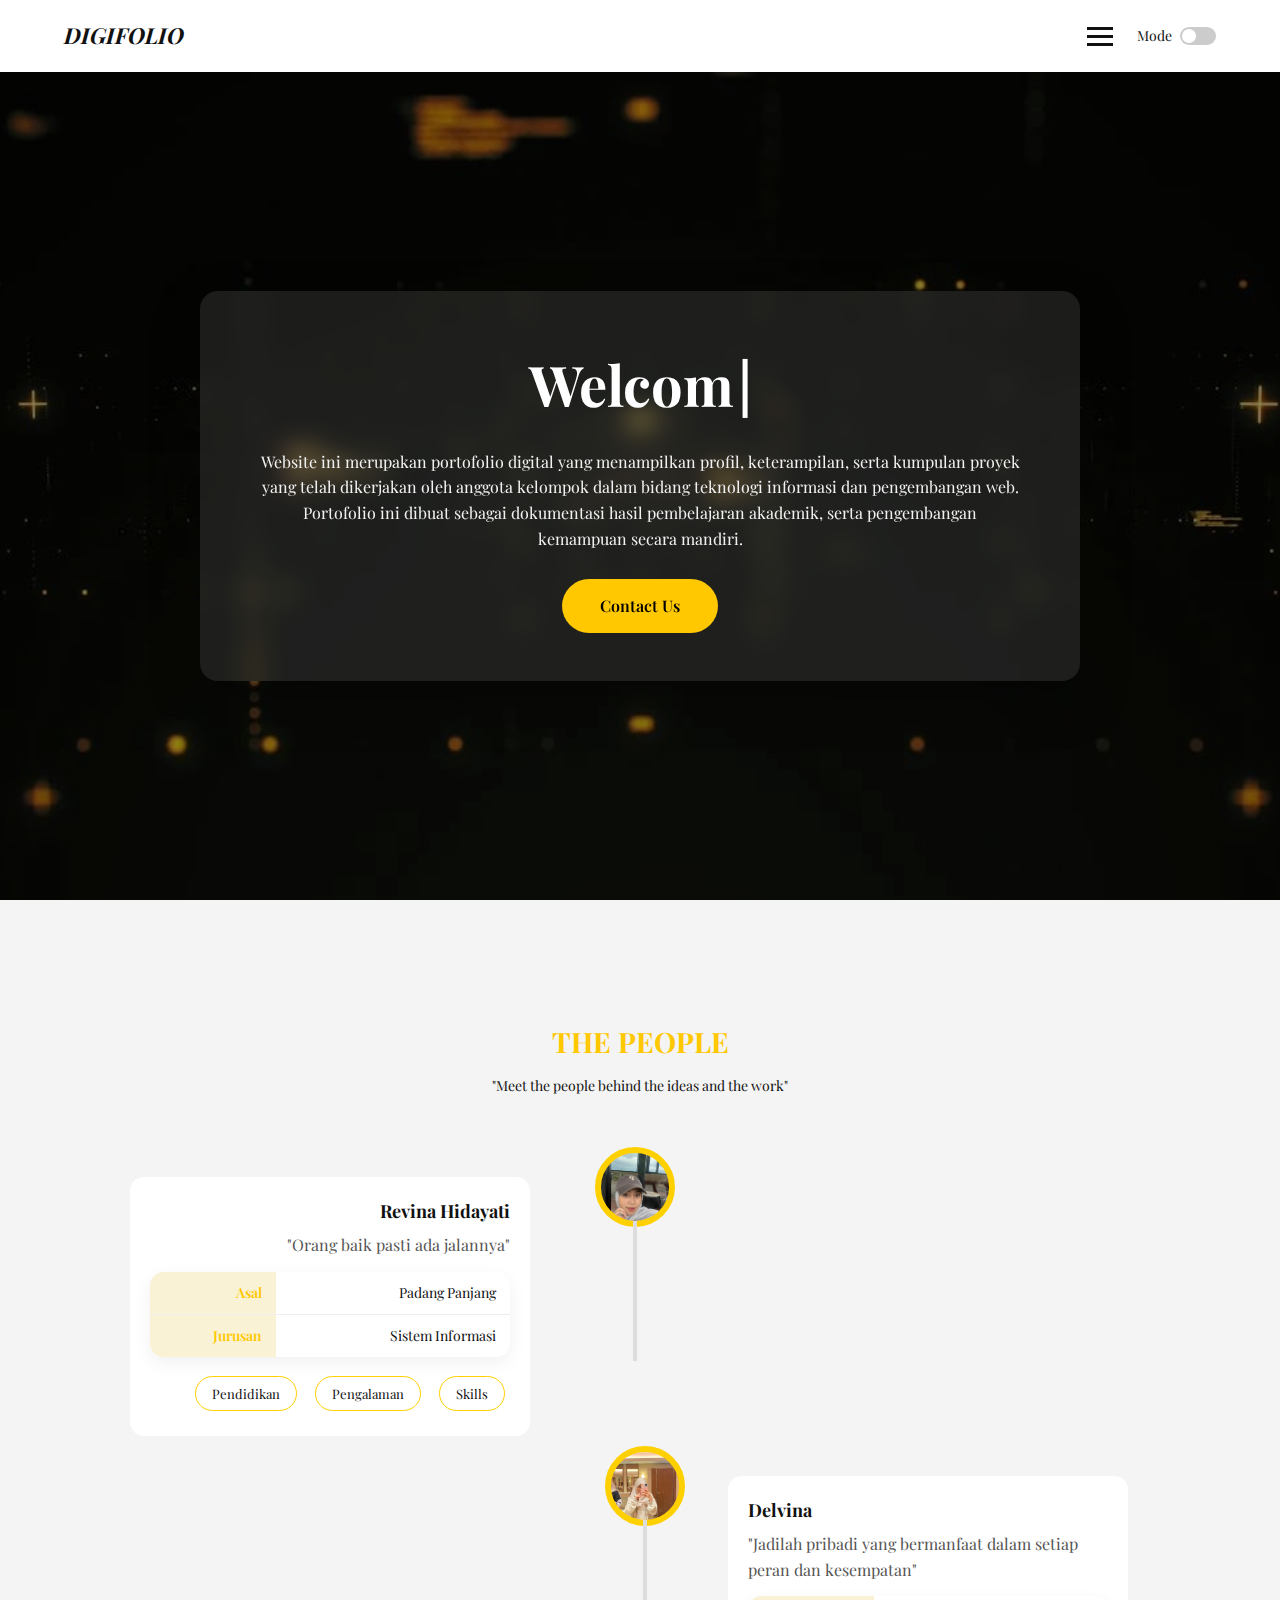
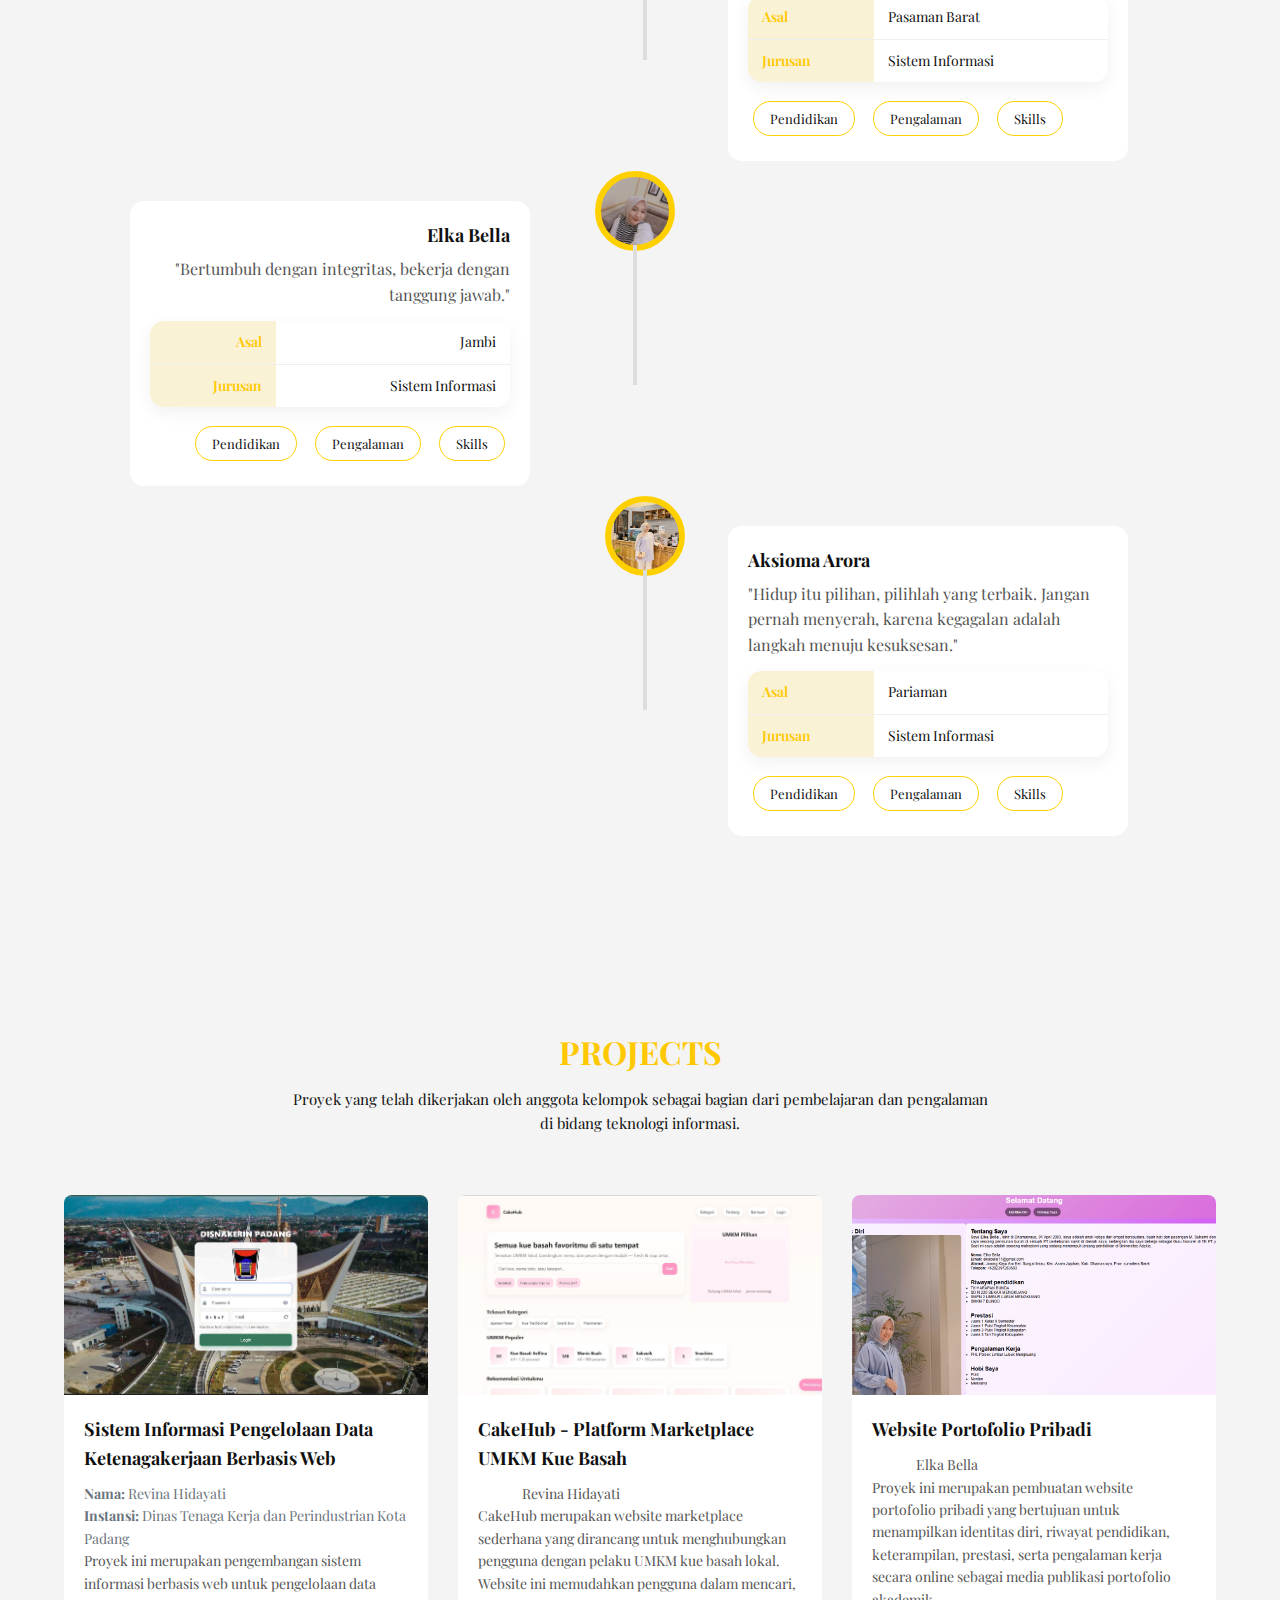
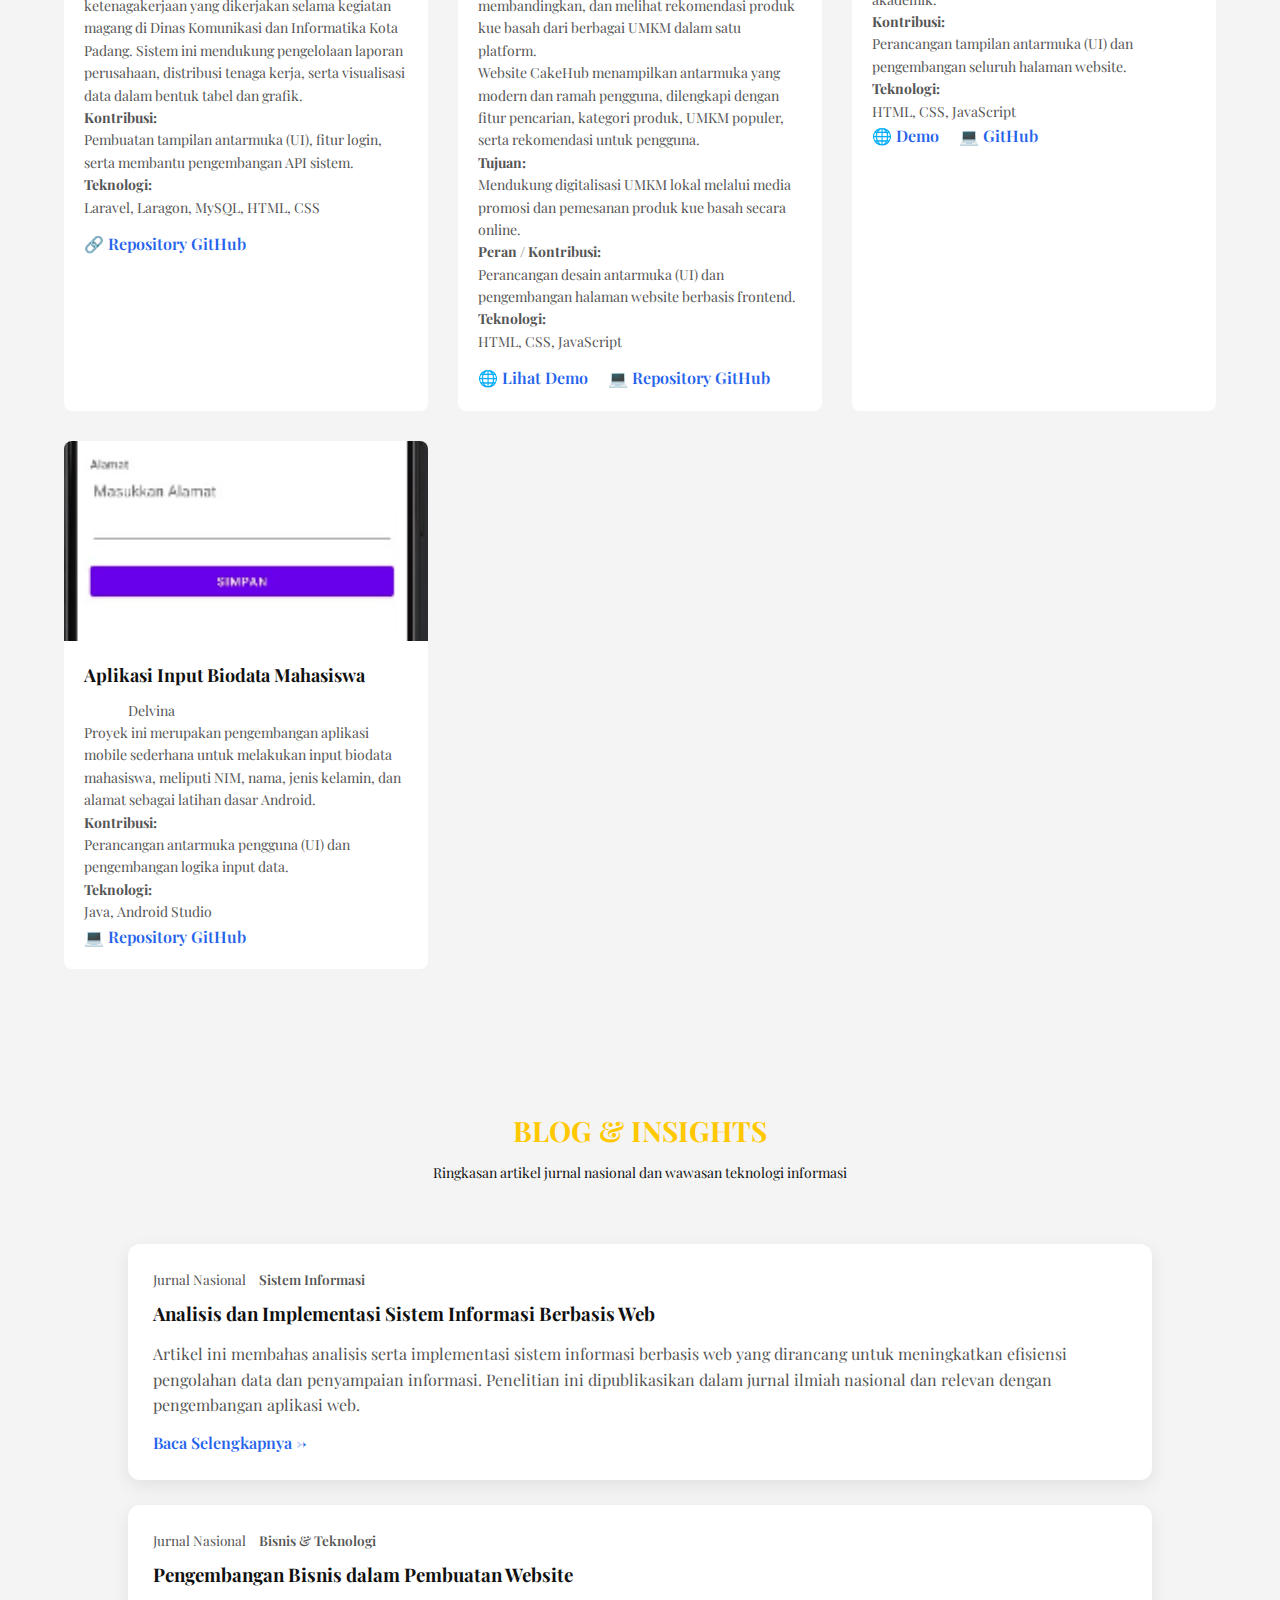
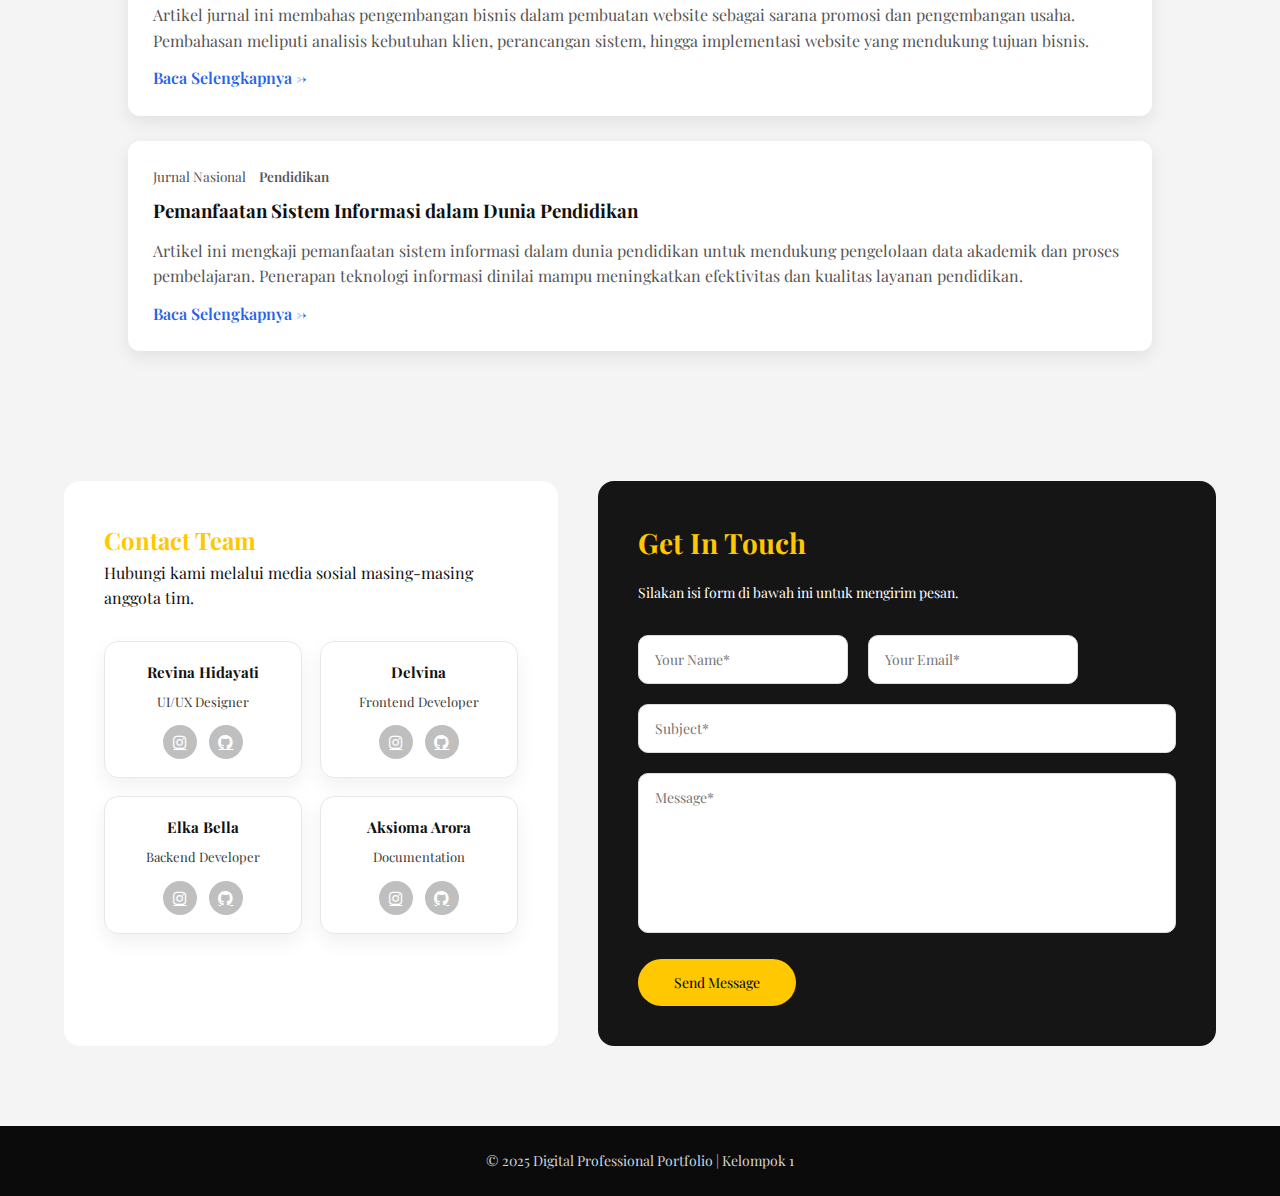
<file: index.html>
<!DOCTYPE html>
<html lang="en">
<head>
    <meta charset="UTF-8">
    <meta name="viewport" content="width=device-width, initial-scale=1.0">
    <meta name="description" content="Website portofolio digital mahasiswa untuk menampilkan profil, keterampilan, dan proyek pengembangan web.">

    <title>DIGIFOLIO | Home</title>
    <link rel="preconnect" href="https://fonts.googleapis.com">
    <link rel="preconnect" href="https://fonts.gstatic.com" crossorigin>
    <link href="https://fonts.googleapis.com/css2?family=Playfair+Display:wght@400;500;600;700;800&display=swap" rel="stylesheet">


    <link rel="stylesheet" href="assets/css/style.css">
    <link rel="stylesheet" href="https://cdnjs.cloudflare.com/ajax/libs/font-awesome/6.5.0/css/all.min.css">
</head>
<body>

  <header>
    <nav class="navbar">
      <h1 class="logo">DIGIFOLIO</h1>

      <div class="nav-right">
        <div class="hamburger">
            <span></span>
            <span></span>
            <span></span>
       </div>

        <ul class="nav-menu">
          <li><a href="index.html" class="active">Home</a></li>
          <li><a href="pages/about.html">About</a></li>
          <li><a href="pages/projects.html">Projects</a></li>
          <li><a href="pages/blog.html">Blog</a></li>
          <li><a href="pages/contact.html">Contact</a></li>
        </ul>

    <div id="Mode">
      <span>Mode</span>
      <div id="switch"></div>
    </div>
  </div>
</nav>

  </header>

  <main>
     <section class="hero">
    
      <div class="hero-overlay"></div>
        <div class="hero-glass">
          <div class="hero-content">

            <h1 class="hero-title">
              <span id="typing"></span>
            </h1>

              <p class="hero-subtitle">
                Website ini merupakan portofolio digital yang menampilkan profil, keterampilan, serta kumpulan proyek yang telah dikerjakan oleh anggota kelompok dalam bidang teknologi informasi dan pengembangan web. Portofolio ini dibuat sebagai dokumentasi hasil pembelajaran akademik,  serta pengembangan kemampuan secara mandiri.
              </p>

            <div class="hero-action">
              <a href="#contact" class="hero-btn">Contact Us</a>
            </div>

          </div>
        </div>

    </section>

    <!-- about section -->
     <section class="about-timeline">
  <div class="timeline-wrapper">

    <h2 class="section-title">THE PEOPLE</h2>
    <p class="section-subtitle">
      "Meet the people behind the ideas and the work"
    </p>

    <!-- REVINA -->
    <div class="timeline-item left">
      <div class="timeline-content about-card">
        <h3 class="about-name">Revina Hidayati</h3>
        <p class="timeline-motto">"Orang baik pasti ada jalannya"</p>

        <div class="biodata-card">
          <table class="biodata-table">
            <tr><td class="label">Asal</td><td>Padang Panjang</td></tr>
            <tr><td class="label">Jurusan</td><td>Sistem Informasi</td></tr>
          </table>
        </div>

        <div class="about-buttons">
          <button data-type="pendidikan" data-id="1">Pendidikan</button>
          <button data-type="pengalaman" data-id="1">Pengalaman</button>
          <button data-type="skills" data-id="1">Skills</button>
        </div>
      </div>
      <div class="timeline-circle revina"></div>
    </div>

    <!-- DELVINA -->
    <div class="timeline-item right">
      <div class="timeline-content about-card">
        <h3 class="about-name">Delvina</h3>
        <p class="timeline-motto">"Jadilah pribadi yang bermanfaat dalam setiap peran dan kesempatan"</p>

        <div class="biodata-card">
          <table class="biodata-table">
            <tr><td class="label">Asal</td><td>Pasaman Barat</td></tr>
            <tr><td class="label">Jurusan</td><td>Sistem Informasi</td></tr>
          </table>
        </div>

        <div class="about-buttons">
          <button data-type="pendidikan" data-id="2">Pendidikan</button>
          <button data-type="pengalaman" data-id="2">Pengalaman</button>
          <button data-type="skills" data-id="2">Skills</button>
        </div>
      </div>
      <div class="timeline-circle delvina"></div>
    </div>

    <!-- ELKA -->
    <div class="timeline-item left">
      <div class="timeline-content about-card">
        <h3 class="about-name">Elka Bella</h3>
        <p class="timeline-motto">"Bertumbuh dengan integritas, bekerja dengan tanggung jawab."</p>

        <div class="biodata-card">
          <table class="biodata-table">
            <tr><td class="label">Asal</td><td>Jambi</td></tr>
            <tr><td class="label">Jurusan</td><td>Sistem Informasi</td></tr>
          </table>
        </div>

        <div class="about-buttons">
          <button data-type="pendidikan" data-id="3">Pendidikan</button>
          <button data-type="pengalaman" data-id="3">Pengalaman</button>
          <button data-type="skills" data-id="3">Skills</button>
        </div>
      </div>
      <div class="timeline-circle elkabella"></div>
    </div>

    <!-- AKSIOMA -->
    <div class="timeline-item right">
      <div class="timeline-content about-card">
        <h3 class="about-name">Aksioma Arora</h3>
        <p class="timeline-motto">
          "Hidup itu pilihan, pilihlah yang terbaik. Jangan pernah menyerah, karena kegagalan adalah langkah menuju kesuksesan."
        </p>

        <div class="biodata-card">
          <table class="biodata-table">
            <tr><td class="label">Asal</td><td>Pariaman</td></tr>
            <tr><td class="label">Jurusan</td><td>Sistem Informasi</td></tr>
          </table>
        </div>

        <div class="about-buttons">
          <button data-type="pendidikan" data-id="4">Pendidikan</button>
          <button data-type="pengalaman" data-id="4">Pengalaman</button>
          <button data-type="skills" data-id="4">Skills</button>
        </div>
      </div>
      <div class="timeline-circle aksioma"></div>
    </div>

  </div>
</section>

<!-- MODAL -->
<div class="education-modal" id="educationModal">
  <div class="education-modal-content">
    <span class="education-modal-close">×</span>
    <h1 id="eduTitle">DETAIL</h1>
    <em id="eduName"></em>
    <div class="education-modal-desc" id="eduContent"></div>
  </div>
</div>

    <!-- project section -->
    <section class="projects">
  <div class="projects-wrapper">

    <h2 class="section-title">PROJECTS</h2>
    <p class="section-subtitle">
      Proyek yang telah dikerjakan oleh anggota kelompok sebagai bagian dari
      pembelajaran dan pengalaman di bidang teknologi informasi.
    </p>

    <div class="projects-grid">
      <div class="project-card">
        <!--project 1  -->
        <div class="project-image">
          <img src="assets/images/disnakerin-login.jpg"
               alt="Sistem Informasi Pengelolaan Data Ketenagakerjaan DISNAKERIN Padang">
        </div>

        <div class="project-content">
          <h3>Sistem Informasi Pengelolaan Data Ketenagakerjaan Berbasis Web</h3>

          <p style="font-size:14px; color:#6c757d;">
            <strong>Nama:</strong> Revina Hidayati<br>
            <strong>Instansi:</strong> Dinas Tenaga Kerja dan Perindustrian Kota Padang
          </p>

          <p>
            Proyek ini merupakan pengembangan sistem informasi berbasis web
            untuk pengelolaan data ketenagakerjaan yang dikerjakan selama
            kegiatan magang di Dinas Komunikasi dan Informatika Kota Padang.
            Sistem ini mendukung pengelolaan laporan perusahaan, distribusi
            tenaga kerja, serta visualisasi data dalam bentuk tabel dan grafik.
          </p>

          <p>
            <strong>Kontribusi:</strong><br>
            Pembuatan tampilan antarmuka (UI), fitur login, serta membantu
            pengembangan API sistem.
          </p>

          <p>
            <strong>Teknologi:</strong><br>
            Laravel, Laragon, MySQL, HTML, CSS
          </p>

          <a href="https://github.com/revinahidayati/disnakerinpadang.git"
             target="_blank"
             style="display:inline-block; margin-top:12px; font-weight:600; color:#2563eb; text-decoration:none;">
            🔗 Repository GitHub
          </a>
        </div>

      </div>
      <!-- ================= PROJECT 2 ================= -->
      <div class="project-card">
        <div class="project-image">
          <img src="assets/images/cakehub-preview.jpg"
               alt="CakeHub - Platform Marketplace UMKM Kue Basah">
        </div>

        <div class="project-content">
          <h3>CakeHub - Platform Marketplace UMKM Kue Basah </h3>

          <p class="project-meta">
            <strong>Nama:</strong> Revina Hidayati
           </p>

          <p>
            CakeHub merupakan website marketplace sederhana yang dirancang untuk
            menghubungkan pengguna dengan pelaku UMKM kue basah lokal. Website ini
            memudahkan pengguna dalam mencari, membandingkan, dan melihat rekomendasi
            produk kue basah dari berbagai UMKM dalam satu platform.
          </p>

          <p>
          Website CakeHub menampilkan antarmuka yang modern dan ramah pengguna,
          dilengkapi dengan fitur pencarian, kategori produk, UMKM populer,
          serta rekomendasi untuk pengguna.
         </p>

         <p>
         <strong>Tujuan:</strong><br>
          Mendukung digitalisasi UMKM lokal melalui media promosi dan pemesanan
          produk kue basah secara online.
        </p>

        <p>
        <strong>Peran / Kontribusi:</strong><br>
         Perancangan desain antarmuka (UI) dan pengembangan halaman website
         berbasis frontend.
       </p>

        <p>
        <strong>Teknologi:</strong><br>
         HTML, CSS, JavaScript
        </p>

            <div style="margin-top:12px;">
      <a href="https://revinahidayati.github.io/CakeHub/"
         target="_blank"
         style="margin-right:16px; font-weight:600; color:#2563eb; text-decoration:none;">
        🌐 Lihat Demo
      </a>

      <a href="https://github.com/revinahidayati/CakeHub.git"
         target="_blank"
         style="font-weight:600; color:#2563eb; text-decoration:none;">
        💻 Repository GitHub
      </a>
    </div>
        </div>
      </div>

           <!-- ================= PROJECT 3 ================= -->
      <div class="project-card">
        <div class="project-image">
          <img src="assets/images/portfolio-bella.jpg"
               alt="Website Portofolio Pribadi Elka Bella">
        </div>

        <div class="project-content">
          <h3>Website Portofolio Pribadi</h3>

          <p class="project-meta">
            <strong>Nama:</strong> Elka Bella
          </p>

          <p>
            Proyek ini merupakan pembuatan website portofolio pribadi yang
            bertujuan untuk menampilkan identitas diri, riwayat pendidikan,
            keterampilan, prestasi, serta pengalaman kerja secara online
            sebagai media publikasi portofolio akademik.
          </p>

          <p>
            <strong>Kontribusi:</strong><br>
            Perancangan tampilan antarmuka (UI) dan pengembangan seluruh halaman website.
          </p>

          <p>
            <strong>Teknologi:</strong><br>
            HTML, CSS, JavaScript
          </p>

          <div class="project-links">
            <a href="https://elkabella.github.io/portfolio-bella/"
               target="_blank"
               style="margin-right:16px; font-weight:600; color:#2563eb; text-decoration:none;">
               🌐 Demo</a>
            <a href="https://github.com/Elkabella/portfolio-bella.git"
               target="_blank"
               style="font-weight:600; color:#2563eb; text-decoration:none;">
               💻 GitHub</a>
          </div>
        </div>
      </div>

      <!-- ================= PROJECT 4 ================= -->
      <div class="project-card">
        <div class="project-image">
          <img src="assets/images/biodata-mahasiswa.jpg"
               alt="Aplikasi Input Biodata Mahasiswa">
        </div>

        <div class="project-content">
          <h3>Aplikasi Input Biodata Mahasiswa</h3>

          <p class="project-meta">
            <strong>Nama:</strong> Delvina
          </p>

          <p>
            Proyek ini merupakan pengembangan aplikasi mobile sederhana
            untuk melakukan input biodata mahasiswa, meliputi NIM, nama,
            jenis kelamin, dan alamat sebagai latihan dasar Android.
          </p>

          <p>
            <strong>Kontribusi:</strong><br>
            Perancangan antarmuka pengguna (UI) dan pengembangan logika input data.
          </p>

          <p>
            <strong>Teknologi:</strong><br>
            Java, Android Studio
          </p>

          <a href="https://github.com/delvina-vina/input-biodata-mahasiswa.git"
             target="_blank"
             style="font-weight:600; color:#2563eb; text-decoration:none;">
            💻 Repository GitHub
          </a>
        </div>
      </div>

        </div>

      </div>
    </div>
  </div>
</section>

      <!-- blog section -->
      <section class="blog">
        <div class="blog-header">
          <h2 class="section-title">BLOG & INSIGHTS</h2>
          <p class="section-subtitle">
            Ringkasan artikel jurnal nasional dan wawasan teknologi informasi
          </p>
        </div>

          <div class="blog-grid">

            <!-- ARTIKEL 1 -->
            <article class="blog-card">
              <div class="blog-meta">
                <span class="blog-date">Jurnal Nasional</span>
                <span class="blog-category">Sistem Informasi</span>
              </div>

              <h3 class="blog-title">
                <a href="blog/article-1.html">
                  Analisis dan Implementasi Sistem Informasi Berbasis Web
                </a>
              </h3>

              <p class="blog-excerpt">
                Artikel ini membahas analisis serta implementasi sistem informasi
                berbasis web yang dirancang untuk meningkatkan efisiensi pengolahan
                data dan penyampaian informasi. Penelitian ini dipublikasikan dalam
                jurnal ilmiah nasional dan relevan dengan pengembangan aplikasi web.
              </p>

              <a href="blog/article-1.html" class="blog-link">
                Baca Selengkapnya →
              </a>
            </article>

            <!-- ARTIKEL 2 -->
            <article class="blog-card">
              <div class="blog-meta">
                <span class="blog-date">Jurnal Nasional</span>
                <span class="blog-category">Bisnis & Teknologi</span>
              </div>

              <h3 class="blog-title">
                <a href="blog/article-2.html">
                  Pengembangan Bisnis dalam Pembuatan Website
                </a>
              </h3>

              <p class="blog-excerpt">
                Artikel jurnal ini membahas pengembangan bisnis dalam pembuatan website
                sebagai sarana promosi dan pengembangan usaha. Pembahasan meliputi
                analisis kebutuhan klien, perancangan sistem, hingga implementasi
                website yang mendukung tujuan bisnis.
              </p>

              <a href="blog/article-2.html" class="blog-link">
                Baca Selengkapnya →
              </a>
            </article>

            <!-- ARTIKEL 3 -->
            <article class="blog-card">
              <div class="blog-meta">
                <span class="blog-date">Jurnal Nasional</span>
                <span class="blog-category">Pendidikan</span>
              </div>

              <h3 class="blog-title">
                <a href="blog/article-3.html">
                  Pemanfaatan Sistem Informasi dalam Dunia Pendidikan
                </a>
              </h3>

              <p class="blog-excerpt">
                Artikel ini mengkaji pemanfaatan sistem informasi dalam dunia pendidikan
                untuk mendukung pengelolaan data akademik dan proses pembelajaran.
                Penerapan teknologi informasi dinilai mampu meningkatkan efektivitas
                dan kualitas layanan pendidikan.
              </p>

              <a href="blog/article-3.html" class="blog-link">
                Baca Selengkapnya →
              </a>
            </article>
      </section>

  <!-- contact section -->
  <section class="contact">
  <div class="contact-container">

    <!-- LEFT : TEAM INFO -->
    <div class="contact-info">
      <h2>Contact Team</h2>
      <p>Hubungi kami melalui media sosial masing-masing anggota tim.</p>

      <div class="team-grid">

        <div class="team-member">
          <h4>Revina Hidayati</h4>
          <span class="role">UI/UX Designer</span>
          <div class="member-social">
            <a href="https://instagram.com/revinahanur" target="_blank" aria-label="Instagram Revina">
              <i class="fab fa-instagram"></i>
            </a>
            <a href="https://github.com/revinahidayati" target="_blank" aria-label="GitHub Revina">
              <i class="fab fa-github"></i>
            </a>
          </div>
        </div>

        <div class="team-member">
          <h4>Delvina</h4>
          <span class="role">Frontend Developer</span>
          <div class="member-social">
            <a href="https://instagram.com/finaag12" target="_blank" aria-label="Instagram Delvina">
              <i class="fab fa-instagram"></i>
            </a>
            <a href="https://github.com/delvina-vina" target="_blank" aria-label="GitHub Delvina">
              <i class="fab fa-github"></i>
            </a>
          </div>
        </div>

        <div class="team-member">
          <h4>Elka Bella</h4>
          <span class="role">Backend Developer</span>
          <div class="member-social">
            <a href="https://instagram.com/elka.bella" target="_blank" aria-label="Instagram Elka">
              <i class="fab fa-instagram"></i>
            </a>
            <a href="https://github.com/elkabella" target="_blank" aria-label="GitHub Elka">
              <i class="fab fa-github"></i>
            </a>
          </div>
        </div>

        <div class="team-member">
          <h4>Aksioma Arora</h4>
          <span class="role">Documentation</span>
          <div class="member-social">
            <a href="https://instagram.com/aksiomaarora" target="_blank" aria-label="Instagram Aksioma">
              <i class="fab fa-instagram"></i>
            </a>
            <a href="https://github.com/aksiomaaroraak-ui" target="_blank" aria-label="GitHub Aksioma">
              <i class="fab fa-github"></i>
            </a>
          </div>
        </div>

      </div>
    </div>

    <!-- RIGHT : CONTACT FORM -->
    <div class="contact-form">
      <h2>Get In Touch</h2>
      <p>Silakan isi form di bawah ini untuk mengirim pesan.</p>

      <!-- FORM SUBMIT -->
      <form
        action="https://formsubmit.co/revinahidayati494@gmail.com" method="POST">

        <!-- FormSubmit Settings -->
        <input type="hidden" name="_captcha" value="false">
        <input type="hidden" name="_template" value="table">
        <input type="hidden" name="_subject" value="Pesan dari DIGIFOLIO Contact">
        <input type="hidden" name="_next" value="https://revinahidayati.github.io/digital-professional-portofolio-klp-1/">


        <div class="form-row">

          <div class="input-group">
            <label for="name" class="sr-only">Your Name</label>
            <input id="name" type="text" name="name" placeholder="Your Name*" required>
            <small class="error-text"></small>
          </div>

          <div class="input-group">
            <label for="email" class="sr-only">Your Email</label>
            <input id="email" type="email" name="email" placeholder="Your Email*" required>
            <small class="error-text"></small>
          </div>

        </div>

        <div class="input-group">
          <label for="subject" class="sr-only">Subject</label>
          <input id="subject" type="text" name="subject" placeholder="Subject*" required>
          <small class="error-text"></small>
        </div>

        <div class="input-group">
          <label for="message" class="sr-only">Message</label>
          <textarea id="message" name="message" placeholder="Message*" required></textarea>
          <small class="error-text"></small>
        </div>

        <button type="submit">Send Message</button>
      </form>
    </div>

  </div>
</section>

  </main>

  <footer>
    <p>&copy; 2025 Digital Professional Portfolio | Kelompok 1</p>
  </footer>
    
    <script src="assets/js/main.js"></script>
</body>
</html>
</file>
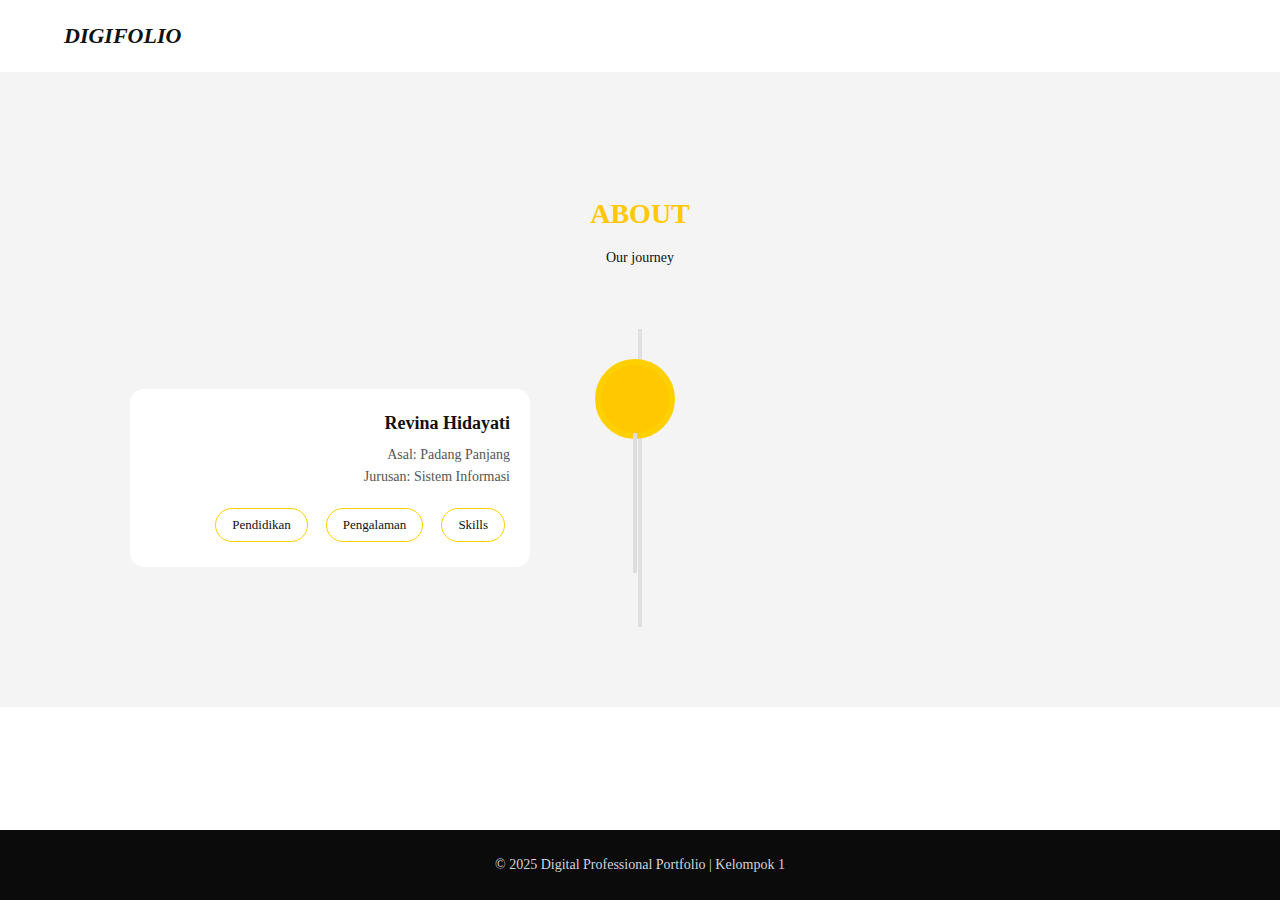
<file: pages/about.html>
<!DOCTYPE html>
<html lang="en">
<head>
  <meta charset="UTF-8">
  <title>DIGIFOLIO | About</title>
  <meta name="viewport" content="width=device-width, initial-scale=1.0">
  <link rel="stylesheet" href="../assets/css/style.css">
</head>
<body>

<header>
  <nav class="navbar">
    <h1 class="logo">DIGIFOLIO</h1>
    <ul class="nav-menu">
      <li><a href="../index.html">Home</a></li>
      <li><a href="about.html">About</a></li>
      <li><a href="projects.html">Projects</a></li>
      <li><a href="blog.html">Blog</a></li>
      <li><a href="contact.html">Contact</a></li>
    </ul>
  </nav>
</header>

<section class="about-timeline">
  <div class="timeline-wrapper">
    <h2 class="section-title">ABOUT</h2>
    <p class="section-subtitle">Our journey</p>

    <div class="timeline">
        

      <div class="timeline-item left">
        <div class="timeline-content about-card">

          <h3 class="about-name">Revina Hidayati</h3>
          <p class="about-short">
            Asal: Padang Panjang<br>
            Jurusan: Sistem Informasi
          </p>

          <div class="about-buttons">
            <button data-target="edu">Pendidikan</button>
            <button data-target="exp">Pengalaman</button>
            <button data-target="skill">Skills</button>
          </div>

        </div>
            <div class="timeline-circle"></div>
    </div>
</div>
  </div>
</section>

<section class="about-detail-inline">

  <div class="detail-box" id="edu">
    <h4>Pendidikan</h4>
    <ul>
      <li>SDN 07 Silaing Bawah (2010–2016)</li>
      <li>SMPN 1 Padang Panjang (2016–2019)</li>
      <li>SMAN 1 Padang Panjang (2019–2022)</li>
      <li>Universitas Adzkia (2023–Sekarang)</li>
    </ul>
  </div>

  <div class="detail-box" id="exp">
    <h4>Pengalaman</h4>
    <ul>
      <li>Koordinator OSIS Sekbid Kewirausahaan</li>
      <li>Internship Tim Screening Data</li>
      <li>HIMA Sistem Informasi – Divisi Kominfo</li>
      <li>UKM Kesenian Mahasiswa</li>
    </ul>
  </div>

  <div class="detail-box" id="skill">
    <h4>Skills</h4>
    <ul>
      <li>HTML, CSS, JavaScript</li>
      <li>MySQL, Data Entry</li>
      <li>Microsoft Office</li>
      <li>Leadership & Teamwork</li>
    </ul>
  </div>

</section>

  <footer>
    <p>&copy; 2025 Digital Professional Portfolio | Kelompok 1</p>
  </footer>

<script src="../assets/js/main.js"></script>
</body>
</html>
</file>
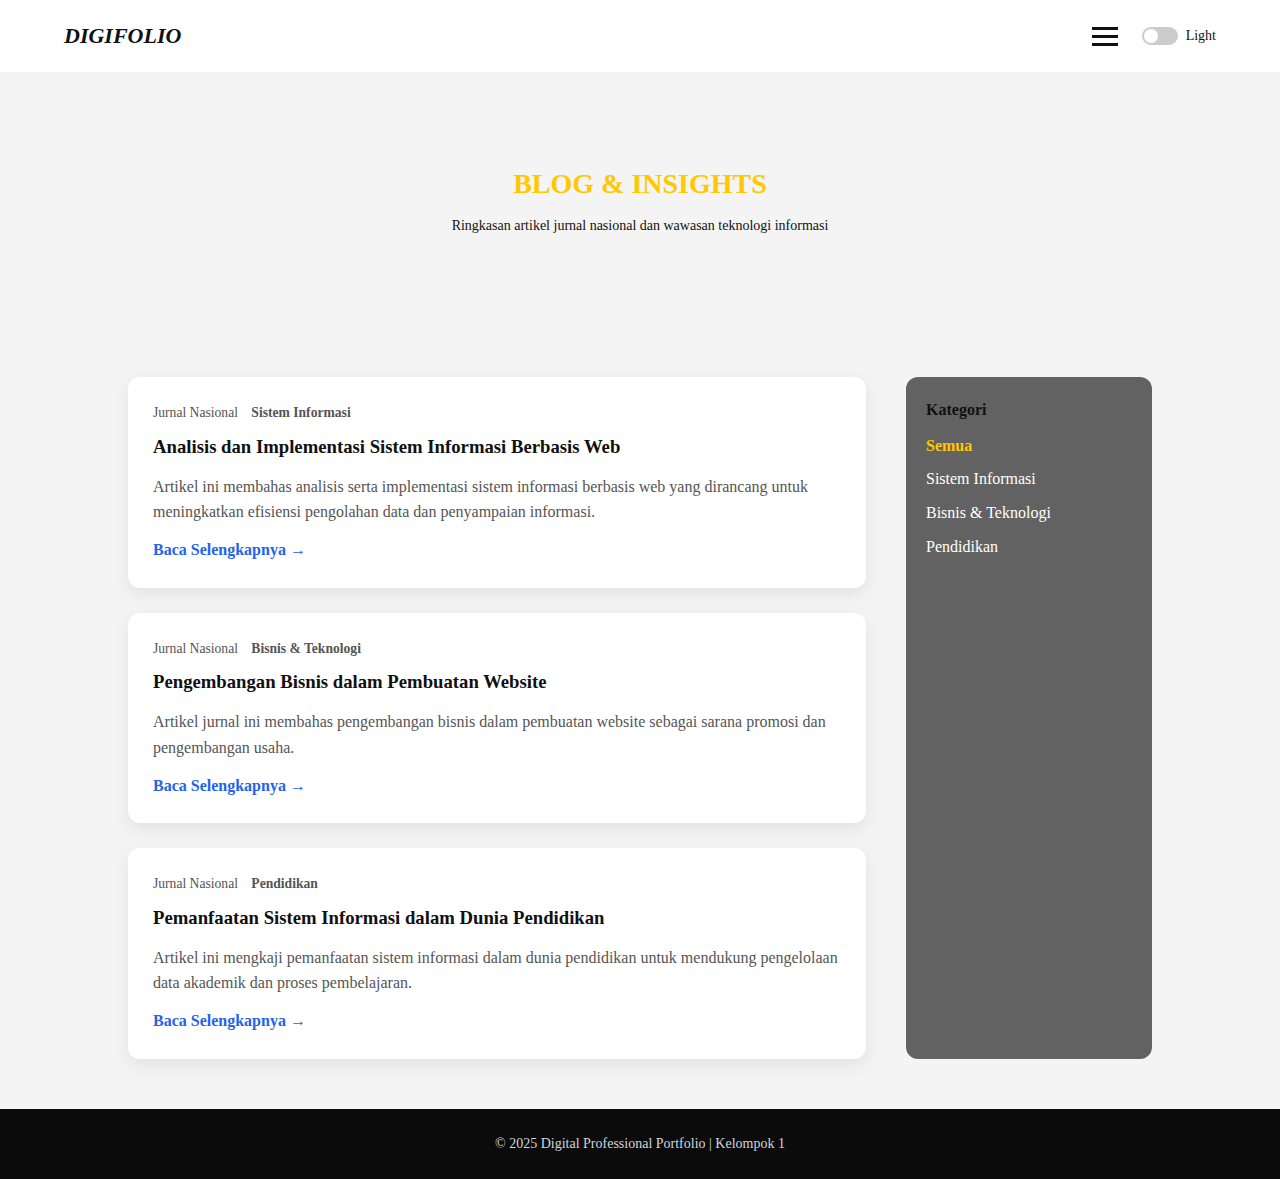
<file: pages/blog.html>
<!DOCTYPE html>
<html lang="id">
<head>
  <meta charset="UTF-8">
  <meta name="viewport" content="width=device-width, initial-scale=1.0">
  <meta name="description" content="Kumpulan artikel dan ringkasan jurnal nasional terkait sistem informasi dan teknologi.">

  <title>DIGIFOLIO | Blog</title>
  <link rel="preconnect" href="https://fonts.googleapis.com">
  <link rel="preconnect" href="https://fonts.gstatic.com" crossorigin>
  <link href="https://fonts.googleapis.com/css2?family=Poppins:wght@300;400;500;600;700;800&display=swap" rel="stylesheet">
  <link rel="stylesheet" href="../assets/css/style.css">
</head>

<body>
<header>
  <nav class="navbar">
    <h1 class="logo">DIGIFOLIO</h1>

    <div class="nav-right">
      <div class="hamburger">
        <span></span>
        <span></span>
        <span></span>
      </div>

      <ul class="nav-menu">
        <li><a href="../index.html">Home</a></li>
        <li><a href="about.html">About</a></li>
        <li><a href="projects.html">Projects</a></li>
        <li><a href="blog.html" class="active">Blog</a></li>
        <li><a href="contact.html">Contact</a></li>
      </ul>

      <div id="Mode">
        <div id="switch"></div>
        <label id="inner-text">Light</label>
      </div>
    </div>
  </nav>
</header>


<main>
<section class="blog">
  <div class="blog-wrapper">
    <div class="blog-header">
      <h2 class="section-title">BLOG & INSIGHTS</h2>
      <p class="section-subtitle">
        Ringkasan artikel jurnal nasional dan wawasan teknologi informasi
      </p>
    </div>

  
    <div class="blog-grid">
      <!-- ARTIKEL 1 -->
      <article class="blog-card" data-category="Sistem Informasi">
        <div class="blog-meta">
          <span class="blog-date">Jurnal Nasional</span>
          <span class="blog-category">Sistem Informasi</span>
        </div>

        <h3 class="blog-title">
          <a href="blog/article-1.html">
            Analisis dan Implementasi Sistem Informasi Berbasis Web
          </a>
        </h3>

        <p class="blog-excerpt">
          Artikel ini membahas analisis serta implementasi sistem informasi
          berbasis web yang dirancang untuk meningkatkan efisiensi pengolahan
          data dan penyampaian informasi.
        </p>

        <a href="blog/article-1.html" class="blog-link">
          Baca Selengkapnya →
        </a>
      </article>

      <!-- ARTIKEL 2 -->
      <article class="blog-card" data-category="Bisnis & Teknologi">
        <div class="blog-meta">
          <span class="blog-date">Jurnal Nasional</span>
          <span class="blog-category">Bisnis & Teknologi</span>
        </div>

        <h3 class="blog-title">
          <a href="blog/article-2.html">
            Pengembangan Bisnis dalam Pembuatan Website
          </a>
        </h3>

        <p class="blog-excerpt">
          Artikel jurnal ini membahas pengembangan bisnis dalam pembuatan website
          sebagai sarana promosi dan pengembangan usaha.
        </p>

        <a href="blog/article-2.html" class="blog-link">
          Baca Selengkapnya →
        </a>
      </article>

      <!-- ARTIKEL 3 -->
      <article class="blog-card" data-category="Pendidikan">
        <div class="blog-meta">
          <span class="blog-date">Jurnal Nasional</span>
          <span class="blog-category">Pendidikan</span>
        </div>

        <h3 class="blog-title">
          <a href="blog/article-3.html">
            Pemanfaatan Sistem Informasi dalam Dunia Pendidikan
          </a>
        </h3>

        <p class="blog-excerpt">
          Artikel ini mengkaji pemanfaatan sistem informasi dalam dunia pendidikan
          untuk mendukung pengelolaan data akademik dan proses pembelajaran.
        </p>

        <a href="blog/article-3.html" class="blog-link">
          Baca Selengkapnya →
        </a>
      </article>

    </div>

    <!-- SIDEBAR KATEGORI -->
    <aside class="blog-archive">
      <h4>Kategori</h4>
      <ul class="category-list">
        <li data-filter="all" class="active">Semua</li>
        <li data-filter="Sistem Informasi">Sistem Informasi</li>
        <li data-filter="Bisnis & Teknologi">Bisnis & Teknologi</li>
        <li data-filter="Pendidikan">Pendidikan</li>
      </ul>
    </aside>

  </div>
</section>

</main>

<footer>
  <p>&copy; 2025 Digital Professional Portfolio | Kelompok 1</p>
</footer>

<script src="../assets/js/main.js"></script>
</body>
</html>
</file>
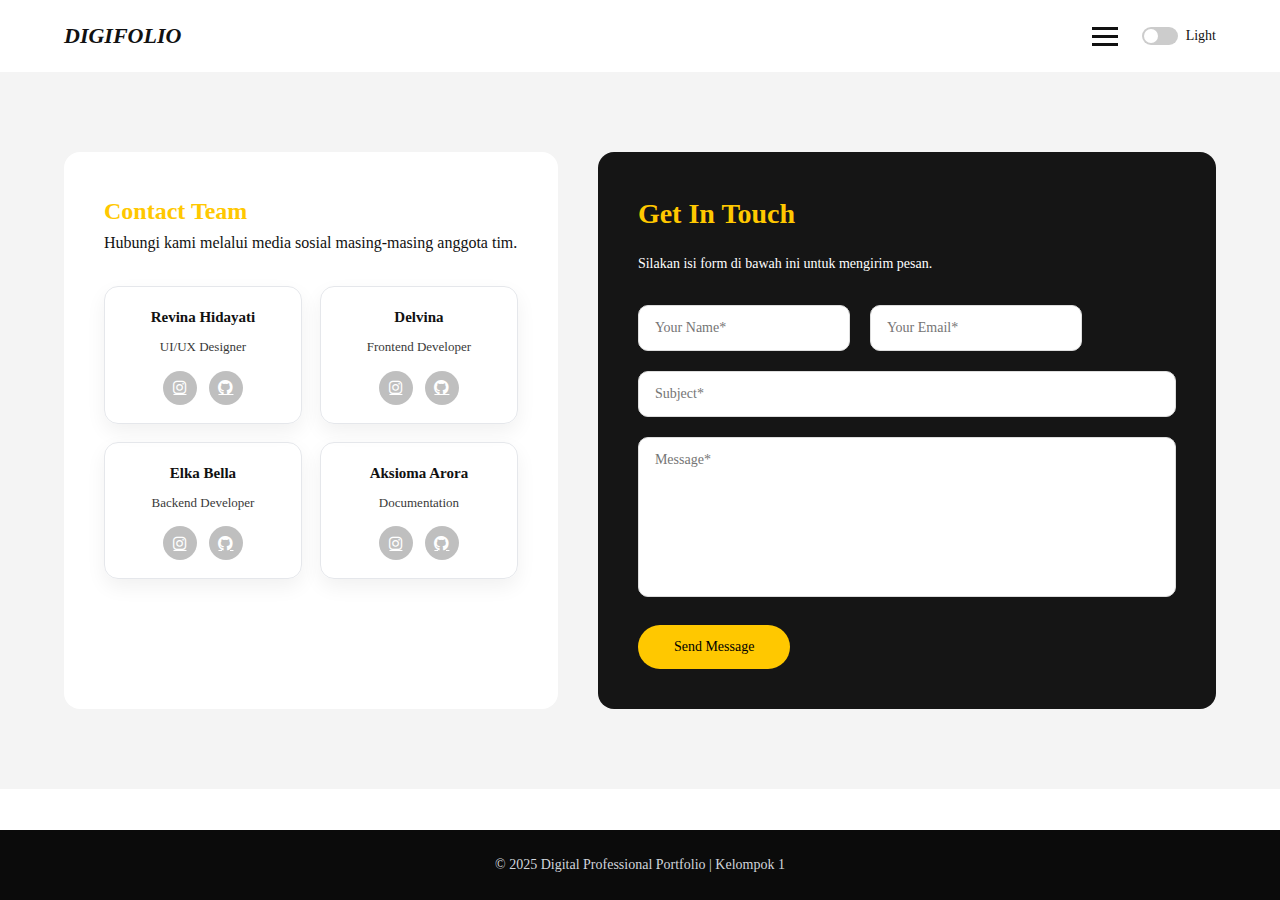
<file: pages/contact.html>
<!DOCTYPE html>
<html lang="id">
<head>
  <meta charset="UTF-8">
  <meta name="viewport" content="width=device-width, initial-scale=1.0">
  <meta name="description" content="Halaman kontak untuk menghubungi tim melalui form dan media sosial masing-masing anggota.">
  
  <title>DIGIFOLIO | Contact</title>
  <link rel="preconnect" href="https://fonts.googleapis.com">
  <link rel="preconnect" href="https://fonts.gstatic.com" crossorigin>
  <link href="https://fonts.googleapis.com/css2?family=Poppins:wght@300;400;500;600;700;800&display=swap" rel="stylesheet">
  <link rel="stylesheet" href="../assets/css/style.css">
  <link rel="stylesheet" href="https://cdnjs.cloudflare.com/ajax/libs/font-awesome/6.5.0/css/all.min.css">
</head>

<body>
<header>
  <nav class="navbar">
    <h1 class="logo">DIGIFOLIO</h1>

    <div class="nav-right">
      <div class="hamburger">
        <span></span>
        <span></span>
        <span></span>
      </div>

      <ul class="nav-menu">
        <li><a href="../index.html">Home</a></li>
        <li><a href="about.html">About</a></li>
        <li><a href="projects.html">Projects</a></li>
        <li><a href="blog.html">Blog</a></li>
        <li><a href="contact.html" class="active">Contact</a></li>
      </ul>

      <div id="Mode">
        <div id="switch"></div>
        <label id="inner-text">Light</label>
      </div>
    </div>
  </nav>
</header>

<!-- ================= CONTACT SECTION ================= -->
<section class="contact">
  <div class="contact-container">

    <!-- LEFT : TEAM INFO -->
    <div class="contact-info">
      <h2>Contact Team</h2>
      <p>Hubungi kami melalui media sosial masing-masing anggota tim.</p>

      <div class="team-grid">

        <div class="team-member">
          <h4>Revina Hidayati</h4>
          <span class="role">UI/UX Designer</span>
          <div class="member-social">
            <a href="https://instagram.com/revinahanur" target="_blank" aria-label="Instagram Revina">
              <i class="fab fa-instagram"></i>
            </a>
            <a href="https://github.com/revinahidayati" target="_blank" aria-label="GitHub Revina">
              <i class="fab fa-github"></i>
            </a>
          </div>
        </div>

        <div class="team-member">
          <h4>Delvina</h4>
          <span class="role">Frontend Developer</span>
          <div class="member-social">
            <a href="https://instagram.com/finaag12" target="_blank" aria-label="Instagram Delvina">
              <i class="fab fa-instagram"></i>
            </a>
            <a href="https://github.com/delvina-vina" target="_blank" aria-label="GitHub Delvina">
              <i class="fab fa-github"></i>
            </a>
          </div>
        </div>

        <div class="team-member">
          <h4>Elka Bella</h4>
          <span class="role">Backend Developer</span>
          <div class="member-social">
            <a href="https://instagram.com/elka.bella" target="_blank" aria-label="Instagram Elka">
              <i class="fab fa-instagram"></i>
            </a>
            <a href="https://github.com/elkabella" target="_blank" aria-label="GitHub Elka">
              <i class="fab fa-github"></i>
            </a>
          </div>
        </div>

        <div class="team-member">
          <h4>Aksioma Arora</h4>
          <span class="role">Documentation</span>
          <div class="member-social">
            <a href="https://instagram.com/aksiomaarora" target="_blank" aria-label="Instagram Aksioma">
              <i class="fab fa-instagram"></i>
            </a>
            <a href="https://github.com/aksiomaaroraak-ui" target="_blank" aria-label="GitHub Aksioma">
              <i class="fab fa-github"></i>
            </a>
          </div>
        </div>

      </div>
    </div>

    <!-- RIGHT : CONTACT FORM -->
    <div class="contact-form">
      <h2>Get In Touch</h2>
      <p>Silakan isi form di bawah ini untuk mengirim pesan.</p>

      <!-- FORM SUBMIT -->
      <form
        action="https://formsubmit.co/revinahidayati494@gmail.com"
        method="POST">

        <!-- FormSubmit Settings -->
        <input type="hidden" name="_captcha" value="false">
        <input type="hidden" name="_template" value="table">
        <input type="hidden" name="_subject" value="Pesan dari DIGIFOLIO Contact">
        <input type="hidden" name="_next" value="success.html">

        <div class="form-row">

          <div class="input-group">
            <label for="name" class="sr-only">Your Name</label>
            <input id="name" type="text" name="name" placeholder="Your Name*" required>
            <small class="error-text"></small>
          </div>

          <div class="input-group">
            <label for="email" class="sr-only">Your Email</label>
            <input id="email" type="email" name="email" placeholder="Your Email*" required>
            <small class="error-text"></small>
          </div>

        </div>

        <div class="input-group">
          <label for="subject" class="sr-only">Subject</label>
          <input id="subject" type="text" name="subject" placeholder="Subject*" required>
          <small class="error-text"></small>
        </div>

        <div class="input-group">
          <label for="message" class="sr-only">Message</label>
          <textarea id="message" name="message" placeholder="Message*" required></textarea>
          <small class="error-text"></small>
        </div>

        <button type="submit">Send Message</button>
      </form>
    </div>

  </div>
</section>

<!-- ================= FOOTER ================= -->
<footer>
  <p>&copy; 2025 Digital Professional Portfolio | Kelompok 1</p>
</footer>

<script src="../assets/js/main.js"></script>
</body>
</html>
</file>
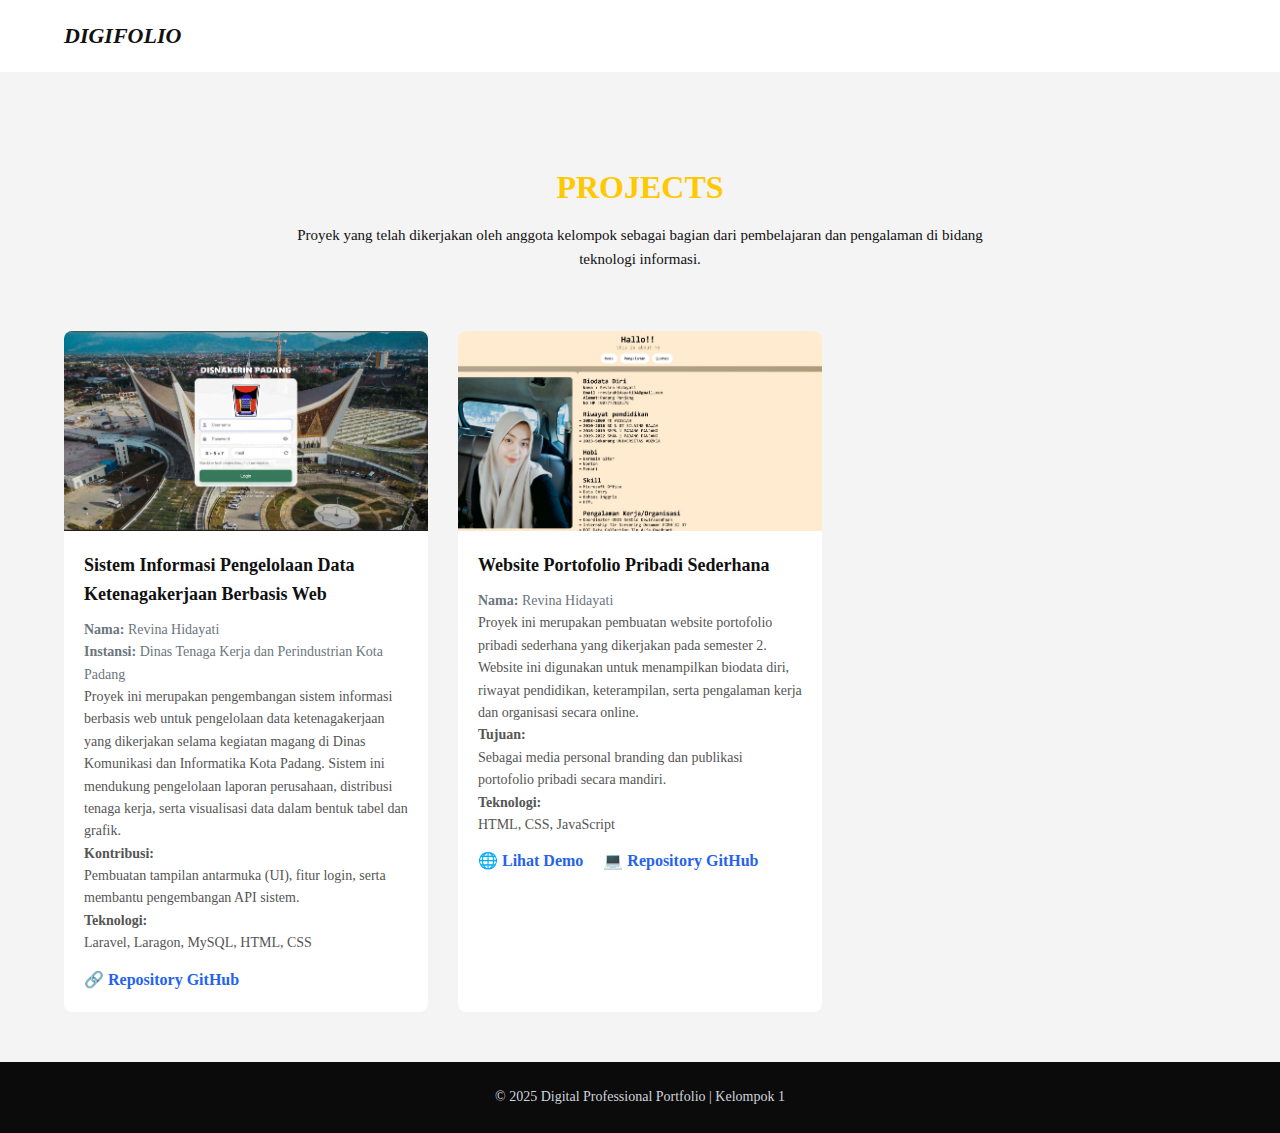
<file: pages/projects.html>
<!DOCTYPE html>
<html lang="id">
<head>
  <meta charset="UTF-8">
  <title>DIGIFOLIO | Projects</title>
  <meta name="viewport" content="width=device-width, initial-scale=1.0">
  <link rel="stylesheet" href="../assets/css/style.css">
</head>

<body>
<header>
  <nav class="navbar">
    <h1 class="logo">DIGIFOLIO</h1>
    <ul class="nav-menu">
      <li><a href="../index.html">Home</a></li>
      <li><a href="about.html">About</a></li>
      <li><a href="projects.html" class="active">Projects</a></li>
      <li><a href="blog.html">Blog</a></li>
      <li><a href="contact.html">Contact</a></li>
    </ul>
  </nav>
</header>

<main>
<section class="projects">
  <div class="projects-wrapper">

    <h2 class="section-title">PROJECTS</h2>
    <p class="section-subtitle">
      Proyek yang telah dikerjakan oleh anggota kelompok sebagai bagian dari
      pembelajaran dan pengalaman di bidang teknologi informasi.
    </p>

    <div class="projects-grid">
      <div class="project-card">
        <!--project 1  -->
        <div class="project-image">
          <img src="../assets/images/disnakerin-login.jpg"
               alt="Sistem Informasi Pengelolaan Data Ketenagakerjaan DISNAKERIN Padang">
        </div>

        <div class="project-content">
          <h3>Sistem Informasi Pengelolaan Data Ketenagakerjaan Berbasis Web</h3>

          <p style="font-size:14px; color:#6c757d;">
            <strong>Nama:</strong> Revina Hidayati<br>
            <strong>Instansi:</strong> Dinas Tenaga Kerja dan Perindustrian Kota Padang
          </p>

          <p>
            Proyek ini merupakan pengembangan sistem informasi berbasis web
            untuk pengelolaan data ketenagakerjaan yang dikerjakan selama
            kegiatan magang di Dinas Komunikasi dan Informatika Kota Padang.
            Sistem ini mendukung pengelolaan laporan perusahaan, distribusi
            tenaga kerja, serta visualisasi data dalam bentuk tabel dan grafik.
          </p>

          <p>
            <strong>Kontribusi:</strong><br>
            Pembuatan tampilan antarmuka (UI), fitur login, serta membantu
            pengembangan API sistem.
          </p>

          <p>
            <strong>Teknologi:</strong><br>
            Laravel, Laragon, MySQL, HTML, CSS
          </p>

          <a href="https://github.com/revinahidayati/disnakerinpadang.git"
             target="_blank"
             style="display:inline-block; margin-top:12px; font-weight:600; color:#2563eb; text-decoration:none;">
            🔗 Repository GitHub
          </a>
        </div>

      </div>
      <!-- project 2 -->
      <div class="project-card">

        <div class="project-image">
          <img src="../assets/images/portofolio-revina.jpg"
               alt="Website Portofolio Pribadi Revina Hidayati">
        </div>

        <div class="project-content">
          <h3>Website Portofolio Pribadi Sederhana</h3>

          <p style="font-size:14px; color:#6c757d;">
            <strong>Nama:</strong> Revina Hidayati
          </p>

          <p>
            Proyek ini merupakan pembuatan website portofolio pribadi sederhana
            yang dikerjakan pada semester 2. Website ini digunakan untuk
            menampilkan biodata diri, riwayat pendidikan, keterampilan, serta
            pengalaman kerja dan organisasi secara online.
          </p>

          <p>
            <strong>Tujuan:</strong><br>
            Sebagai media personal branding dan publikasi portofolio pribadi
            secara mandiri.
          </p>

          <p>
            <strong>Teknologi:</strong><br>
            HTML, CSS, JavaScript
          </p>

          <div style="margin-top:12px;">
            <a href="https://revinahidayati.github.io/Portofolio-Revina/"
               target="_blank"
               style="margin-right:16px; font-weight:600; color:#2563eb; text-decoration:none;">
              🌐 Lihat Demo
            </a>

            <a href="https://github.com/revinahidayati/Portofolio-Revina.git"
               target="_blank"
               style="font-weight:600; color:#2563eb; text-decoration:none;">
              💻 Repository GitHub
            </a>
          </div>

        </div>

      </div>
    </div>
  </div>
</section>

</main>

  <footer>
    <p>&copy; 2025 Digital Professional Portfolio | Kelompok 1</p>
  </footer>

</body>
</html>
</file>
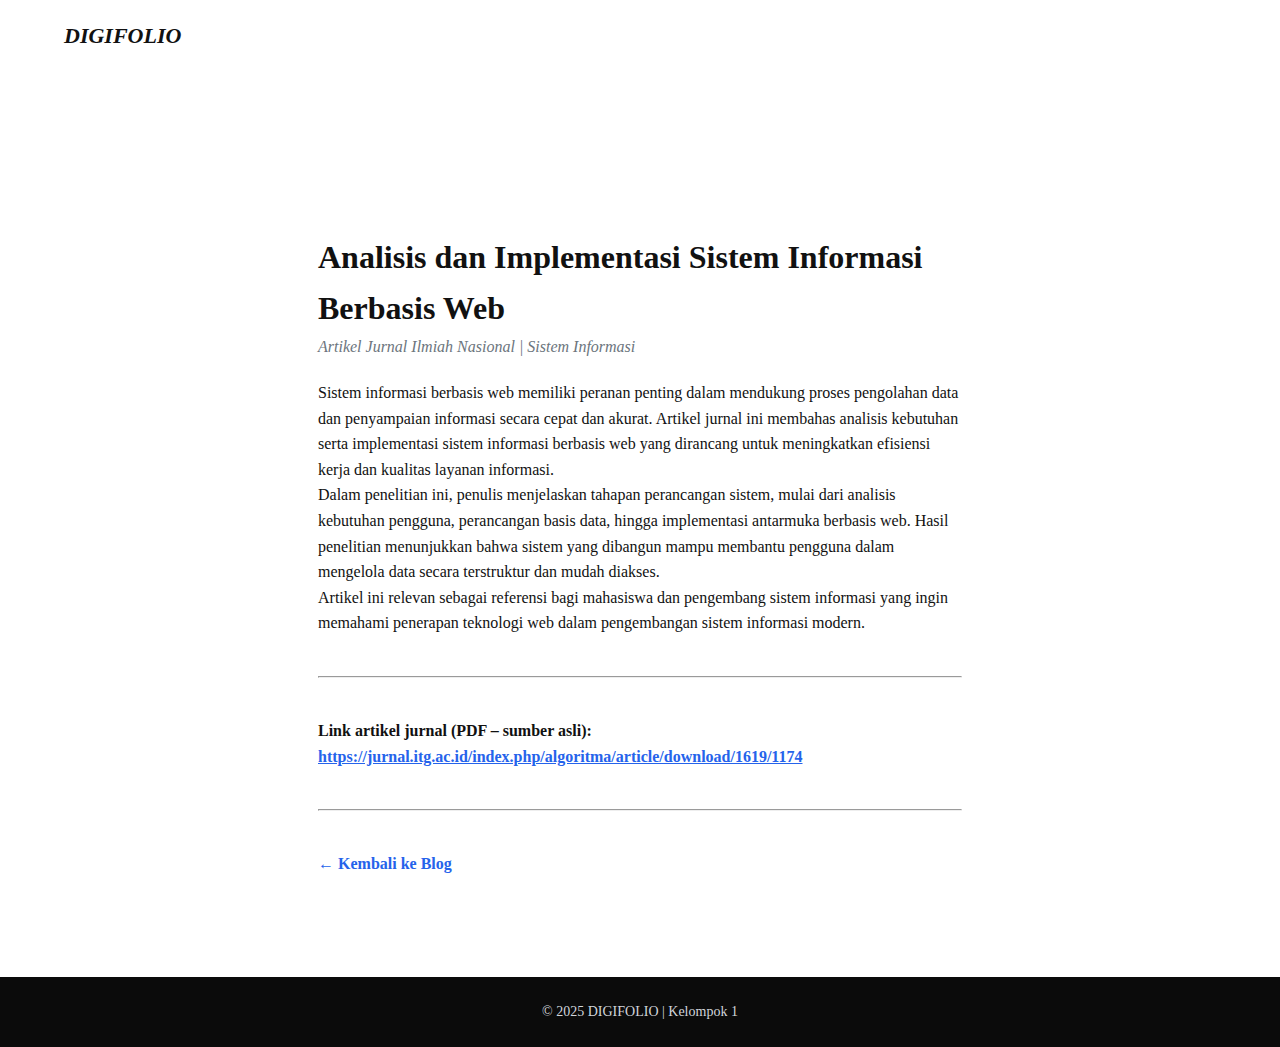
<file: pages/blog/article-1.html>
<!DOCTYPE html>
<html lang="id">
<head>
  <meta charset="UTF-8">
  <title>Analisis dan Implementasi Sistem Informasi Berbasis Web</title>
  <meta name="viewport" content="width=device-width, initial-scale=1.0">
  <link rel="stylesheet" href="../../assets/css/style.css">
</head>
<body>

<header>
  <nav class="navbar">
    <h1 class="logo">DIGIFOLIO</h1>
    <ul class="nav-menu">
      <li><a href="../../index.html">Home</a></li>
      <li><a href="../blog.html">Blog</a></li>
    </ul>
  </nav>
</header>

<main style="padding:160px 10% 100px; max-width:900px; margin:auto;">

  <h1>Analisis dan Implementasi Sistem Informasi Berbasis Web</h1>

  <p style="color:#6c757d; margin-bottom:20px;">
    <em>Artikel Jurnal Ilmiah Nasional | Sistem Informasi</em>
  </p>

  <p>
    Sistem informasi berbasis web memiliki peranan penting dalam mendukung
    proses pengolahan data dan penyampaian informasi secara cepat dan akurat.
    Artikel jurnal ini membahas analisis kebutuhan serta implementasi sistem
    informasi berbasis web yang dirancang untuk meningkatkan efisiensi kerja
    dan kualitas layanan informasi.
  </p>

  <p>
    Dalam penelitian ini, penulis menjelaskan tahapan perancangan sistem,
    mulai dari analisis kebutuhan pengguna, perancangan basis data,
    hingga implementasi antarmuka berbasis web. Hasil penelitian menunjukkan
    bahwa sistem yang dibangun mampu membantu pengguna dalam mengelola data
    secara terstruktur dan mudah diakses.
  </p>

  <p>
    Artikel ini relevan sebagai referensi bagi mahasiswa dan pengembang
    sistem informasi yang ingin memahami penerapan teknologi web dalam
    pengembangan sistem informasi modern.
  </p>

  <hr style="margin:40px 0">

  <p>
    <strong>Link artikel jurnal (PDF – sumber asli):</strong><br>
    <a href="https://jurnal.itg.ac.id/index.php/algoritma/article/download/1619/1174"
       target="_blank" rel="noopener"
       style="color:#2563eb; font-weight:600;">
      https://jurnal.itg.ac.id/index.php/algoritma/article/download/1619/1174
    </a>
  </p>

  <hr style="margin:40px 0">

  <a href="../blog.html"
     style="font-weight:600; color:#2563eb; text-decoration:none;">
    ← Kembali ke Blog
  </a>

</main>

<footer>
  <p>&copy; 2025 DIGIFOLIO | Kelompok 1</p>
</footer>

</body>
</html>
</file>
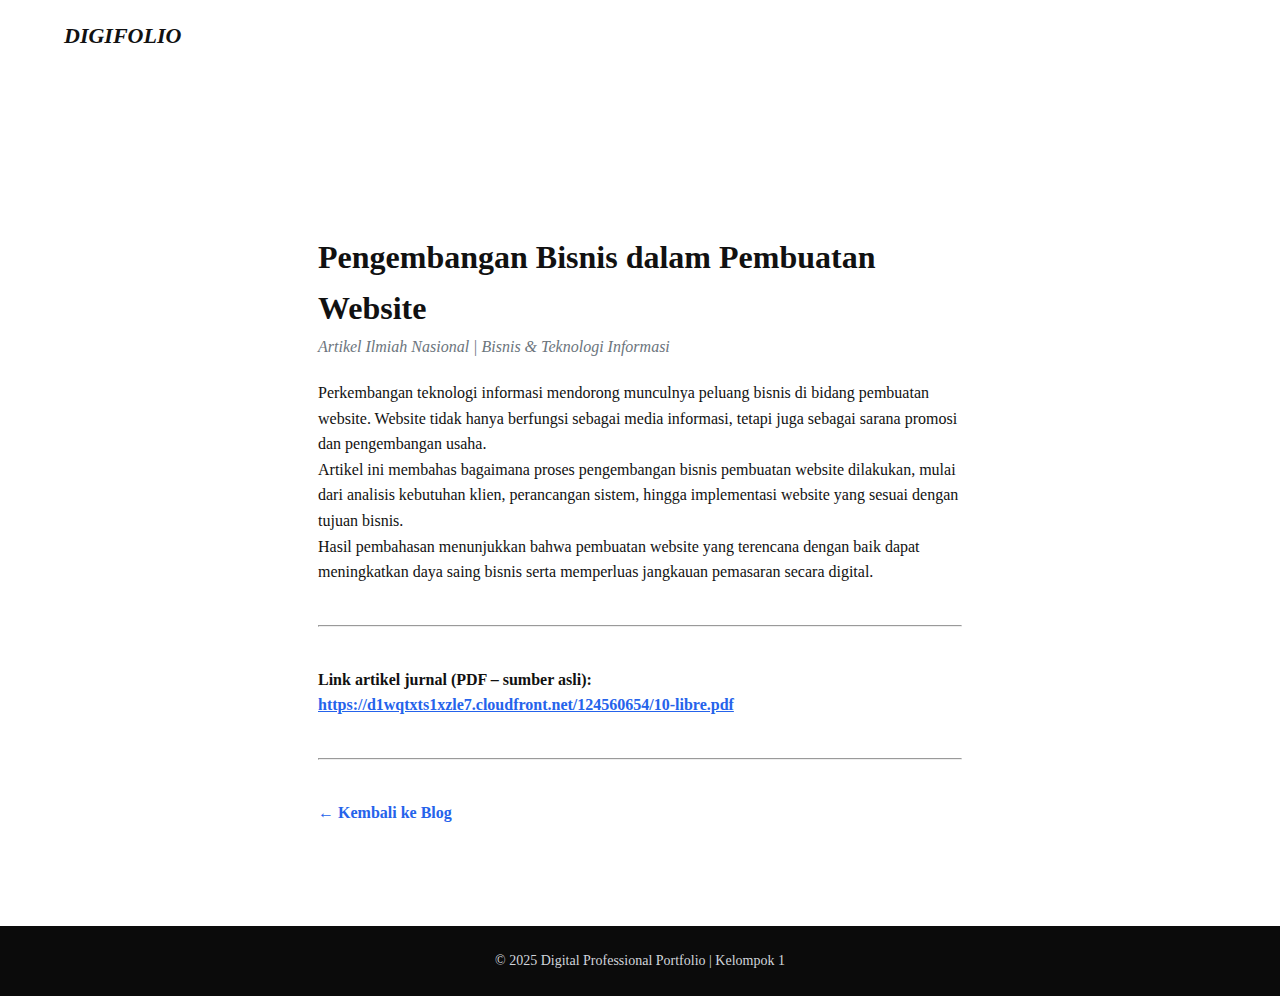
<file: pages/blog/article-2.html>
<!DOCTYPE html>
<html lang="id">
<head>
  <meta charset="UTF-8">
  <title>Pengembangan Bisnis dalam Pembuatan Website</title>
  <meta name="viewport" content="width=device-width, initial-scale=1.0">

  <link rel="stylesheet" href="../../assets/css/style.css">
</head>
<body>

<header>
  <nav class="navbar">
    <h1 class="logo">DIGIFOLIO</h1>
    <ul class="nav-menu">
      <li><a href="../../index.html">Home</a></li>
      <li><a href="../blog.html">Blog</a></li>
    </ul>
  </nav>
</header>

<main style="padding:160px 10% 100px; max-width:900px; margin:auto;">

  <h1>Pengembangan Bisnis dalam Pembuatan Website</h1>

  <p style="color:#6c757d; margin-bottom:20px;">
    <em>Artikel Ilmiah Nasional | Bisnis & Teknologi Informasi</em>
  </p>

  <p>
    Perkembangan teknologi informasi mendorong munculnya peluang bisnis
    di bidang pembuatan website. Website tidak hanya berfungsi sebagai media
    informasi, tetapi juga sebagai sarana promosi dan pengembangan usaha.
  </p>

  <p>
    Artikel ini membahas bagaimana proses pengembangan bisnis pembuatan website
    dilakukan, mulai dari analisis kebutuhan klien, perancangan sistem,
    hingga implementasi website yang sesuai dengan tujuan bisnis.
  </p>

  <p>
    Hasil pembahasan menunjukkan bahwa pembuatan website yang terencana dengan baik
    dapat meningkatkan daya saing bisnis serta memperluas jangkauan pemasaran
    secara digital.
  </p>

  <hr style="margin:40px 0">

  <p>
    <strong>Link artikel jurnal (PDF – sumber asli):</strong><br>
    <a href="https://d1wqtxts1xzle7.cloudfront.net/124560654/10-libre.pdf"
       target="_blank" rel="noopener"
       style="color:#2563eb; font-weight:600;">
      https://d1wqtxts1xzle7.cloudfront.net/124560654/10-libre.pdf
    </a>
  </p>

  <hr style="margin:40px 0">

  <a href="../blog.html"
     style="font-weight:600; color:#2563eb; text-decoration:none;">
    ← Kembali ke Blog
  </a>

</main>

<footer>
  <p>&copy; 2025 Digital Professional Portfolio | Kelompok 1</p>
</footer>

</body>
</html>
</file>
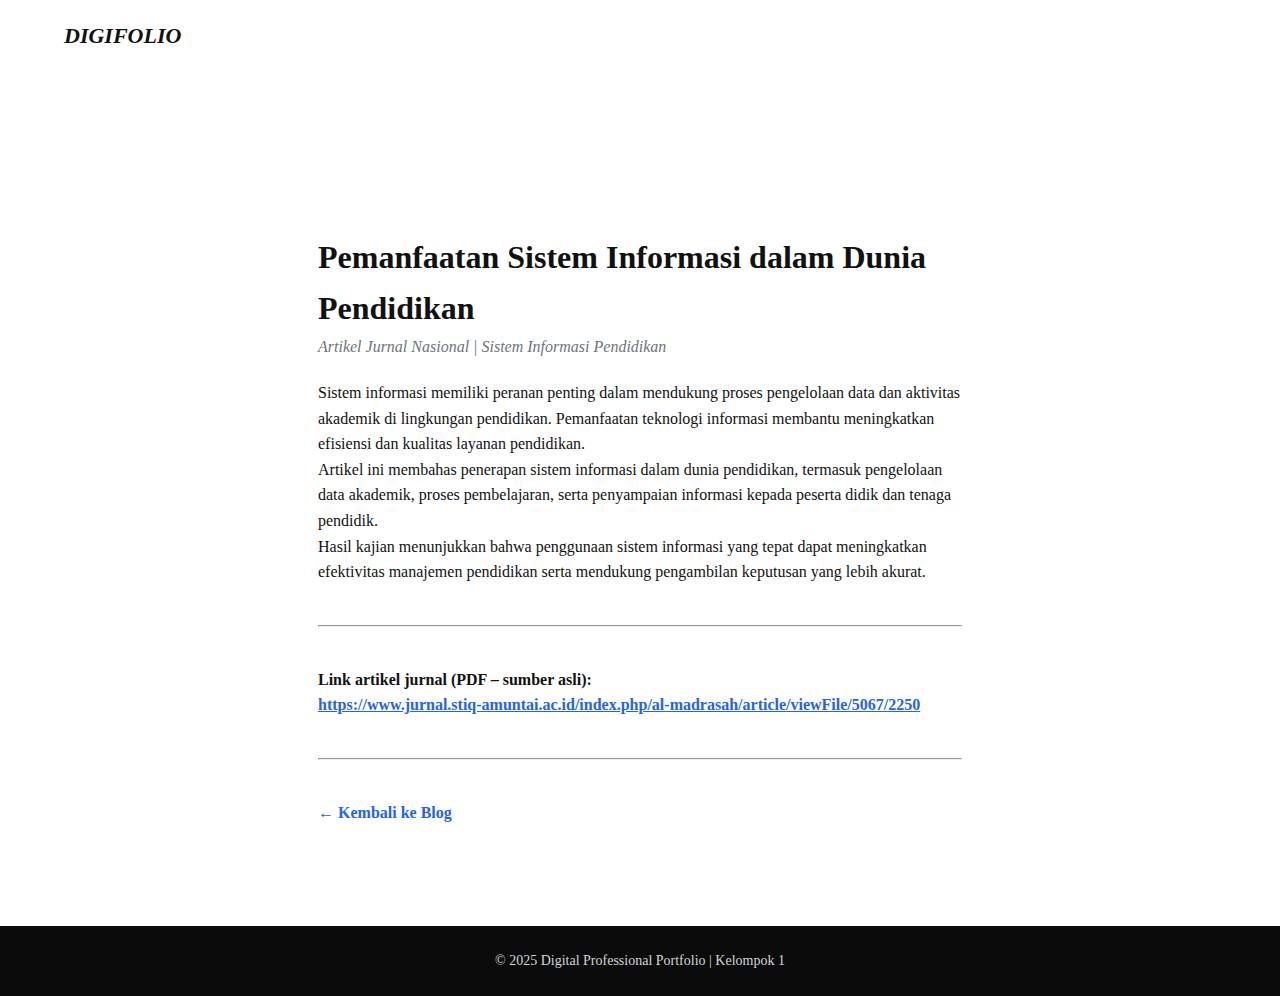
<file: pages/blog/article-3.html>
<!DOCTYPE html>
<html lang="id">
<head>
  <meta charset="UTF-8">
  <title>Pemanfaatan Sistem Informasi dalam Dunia Pendidikan</title>
  <meta name="viewport" content="width=device-width, initial-scale=1.0">

  <link rel="stylesheet" href="../../assets/css/variables.css">
  <link rel="stylesheet" href="../../assets/css/style.css">
</head>
<body>

<header>
  <nav class="navbar">
    <h1 class="logo">DIGIFOLIO</h1>
    <ul class="nav-menu">
      <li><a href="../../index.html">Home</a></li>
      <li><a href="../blog.html">Blog</a></li>
    </ul>
  </nav>
</header>

<main style="padding:160px 10% 100px; max-width:900px; margin:auto;">

  <h1>Pemanfaatan Sistem Informasi dalam Dunia Pendidikan</h1>

  <p style="color:#6c757d; margin-bottom:20px;">
    <em>Artikel Jurnal Nasional | Sistem Informasi Pendidikan</em>
  </p>

  <p>
    Sistem informasi memiliki peranan penting dalam mendukung proses
    pengelolaan data dan aktivitas akademik di lingkungan pendidikan.
    Pemanfaatan teknologi informasi membantu meningkatkan efisiensi
    dan kualitas layanan pendidikan.
  </p>

  <p>
    Artikel ini membahas penerapan sistem informasi dalam dunia pendidikan,
    termasuk pengelolaan data akademik, proses pembelajaran, serta
    penyampaian informasi kepada peserta didik dan tenaga pendidik.
  </p>

  <p>
    Hasil kajian menunjukkan bahwa penggunaan sistem informasi yang tepat
    dapat meningkatkan efektivitas manajemen pendidikan serta mendukung
    pengambilan keputusan yang lebih akurat.
  </p>

  <hr style="margin:40px 0">

  <p>
    <strong>Link artikel jurnal (PDF – sumber asli):</strong><br>
    <a href="https://www.jurnal.stiq-amuntai.ac.id/index.php/al-madrasah/article/viewFile/5067/2250"
       target="_blank" rel="noopener"
       style="color:#2563eb; font-weight:600;">
      https://www.jurnal.stiq-amuntai.ac.id/index.php/al-madrasah/article/viewFile/5067/2250
    </a>
  </p>

  <hr style="margin:40px 0">

  <a href="../blog.html"
     style="font-weight:600; color:#2563eb; text-decoration:none;">
    ← Kembali ke Blog
  </a>

</main>

<footer>
  <p>&copy; 2025 Digital Professional Portfolio | Kelompok 1</p>
</footer>

</body>
</html>
</file>
<file: assets/css/style.css>
:root {
  --primary: #ffc800;
  --font-main: 'Playfair Display', Georgia, 'Times New Roman', serif;

  --bg-main: #ffffff;
  --bg-section: #f4f4f4;
  --bg-card: #ffffff;

  --text-main: #111111;
  --text-muted: #555555;

  --border-color: #e5e7eb;
}

* {
  margin: 0;
  padding: 0;
  box-sizing: border-box;
  font-family: var(--font-main);
}

/* DARK THEME */
body.dark-theme {
  --bg-main: #0b0b0b;
  --bg-section: #151515;
  --bg-card: #636262;

  --text-main: #ffffff;
  --text-muted: #b5b5b5;

  --border-color: #1f2933;

  --card-bg: #1a1a1a;
  --card-text: #ffffff;
  --card-muted: #b5b5b5;
  --card-border: #333333;
}

body:not(.dark-theme) {
  --card-bg: #ffffff;
  --card-text: #111111;
  --card-muted: #555555;
  --card-border: #e5e7eb;
}

body {

  font-family: var(--font-main);
  line-height: 1.6;
  background-color: var(--bg-main);
  color: var(--text-main);
  padding-top: 72px;
  display: flex;
  flex-direction: column;
  
}

h1, h2, h3, h4, h5, h6 {
  font-family: var(--font-main);
}

html, body {
  height: 100%;
}

header {
  position: fixed;
  top: 0;
  width: 100%;
  height: 72px;
  background-color: var(--bg-main);
  z-index: 1000;
  display: flex;
  align-items: center;
}

.navbar {
  width: 90%;
  max-width: 1200px;
  margin: auto;

  display: flex;
  justify-content: space-between;
  align-items: center;
}

.nav-right {
  display: flex;
  align-items: center;
  gap: 24px;
}

#Mode {
  transition: color 0.3s ease;
}

body.dark-theme #Mode {
  color: #ffffff;
}

body:not(.dark-theme) #Mode {
  color: #111111;
}


#switch {
  width: 36px;
  height: 18px;
  background-color: #ccc;
  border-radius: 20px;
  position: relative;
  cursor: pointer;
}

#switch::before {
  content: "";
  position: absolute;
  width: 14px;
  height: 14px;
  background-color: #fff;
  border-radius: 50%;
  top: 2px;
  left: 2px;
  transition: transform 0.3s ease;
}

body.dark-theme #switch {
  background-color: #444;
}

body.dark-theme #switch::before {
  left: 20px;
}


#Mode span {
  transition: color 0.3s ease;
}

body.dark-theme #Mode {
  color: #ffffff;
}

body:not(.dark-theme) #Mode {
  color: #111111;
}


.logo {
  color:  var(--text-main);
  font-weight: bold;
  font-style: italic;
  font-size: 20px;
}

.nav-menu {
  list-style: none;
  display: flex;
  gap: 30px;
}

.nav-menu a {
  text-decoration: none;
  color: var(--text-main);
  font-size: 14px;
  letter-spacing: 1px;
  transition: color 0.3s ease;
}

.nav-menu a:hover {
  color: var(--primary);
}

.hero {
  position: relative;
  min-height: calc(100vh - 72px); 
  display: flex;
  align-items: center;
  justify-content: center;
  overflow: hidden;

  /* BACKGROUND FOTO */
  background-image: url("../images/hero-bg.jpg");
  background-size: cover;
  background-position: center;
  background-repeat: no-repeat;
}

.hero-action {
  margin-top: 28px;
  text-align: center;
}

.hero-btn {
  display: inline-block;
  padding: 14px 38px;

  background: var(--primary);
  color: #000;
  font-weight: 600;
  text-decoration: none;
  border-radius: 30px;

  transition: transform 0.3s ease, box-shadow 0.3s ease;
}

.hero-btn:hover {
  transform: translateY(-3px);
  box-shadow: 0 12px 30px rgba(0, 0, 0, 0.35);
}

.hero-overlay {
  position: absolute;
  inset: 0;
  background: rgba(0, 0, 0, 0.45);
  z-index: 1;
}

.hero-glass {
  position: relative;
  z-index: 2;
  margin: auto;
  

  background: rgba(168, 168, 168, 0.15);
  backdrop-filter: blur(12px);
  -webkit-backdrop-filter: blur(12px);

  border-radius: 18px;
  padding: 48px 40px;
  max-width: 900px;

  box-shadow: 0 20px 50px rgba(0, 0, 0, 0.25);
  animation: glassFadeUp 1s ease forwards;
}

.hero-content {
  color: #ffffff;
  max-width: 800px;
  padding: 0 20px;
  text-align: center;
}

.hero-title {
  font-size: 56px;
  font-weight: 700;
  margin-bottom: 20px;
}

#typing::after {
  content: "|";
  animation: blink 1s infinite;
  margin-left: 4px;
}

.hero-subtitle {
  font-size: 16px;
  line-height: 1.6;
  color: #f1f1f1;
}

/* animasi kursor */
@keyframes blink {
  0% { opacity: 1; }
  50% { opacity: 0; }
  100% { opacity: 1; }
}

html {
  scroll-behavior: smooth;
}

/* =====================
   ABOUT TIMELINE
===================== */

.about-timeline {
  padding: 160px 0 100px;
  background-color: #000000;
}

.timeline-wrapper {
  width: 90%;
  max-width: 1200px;
  margin: auto;
  text-align: center;
}

.timeline {
  position: relative;
  margin-top: 60px;
  padding: 40px 0;
}

/* garis tengah */
.timeline::before {
  content: "";
  position: absolute;
  top: 0;
  left: 50%;
  width: 4px;
  height: 100%;
  background-color: #e9ecef;
  transform: translateX(-50%);
}

.timeline-item {
  position: relative;
  width: 50%;
  padding: 20px 40px;
  animation: fadeUp 0.8s ease forwards;
}

.timeline-item.left {
  left: 0;
  text-align: right;
}

.timeline-item.right {
  left: 50%;
  text-align: left;
}

.timeline-content {
  background-color: #f8f9fa;
  padding: 20px;
  border-radius: 6px;
}

/* FIX: JARAK CARD DARI GARIS TIMELINE */
.timeline-item.right .timeline-content,
.timeline-item.right .about-card {
  margin-left: 48px;
}

.timeline-item.left .timeline-content,
.timeline-item.left .about-card {
  margin-right: 48px;
}


.timeline-content h3 {
  font-size: 18px;
  margin-bottom: 6px;
}

.timeline-content h4 {
  color: #6c757d;
  margin-bottom: 6px;
}

.about-short {
  font-size: 14px;
  color: #555;
}

/* titik timeline */
.timeline-circle {
  position: absolute;
  top: 30px;
  width: 30px;
  height: 30px;
  background-color: var(--primary);
  border-radius: 50%;
  z-index: 1;
}

.timeline-item.left .timeline-circle {
  right: -15px;
}

.timeline-item.right .timeline-circle {
  left: -15px;
}

/* ===============================
   ABOUT TIMELINE SECTION
=============================== */
.about-timeline {
  padding: 80px 20px;
  background: var(--bg-section);
}

.about-timeline .section-title {
  color: var(--primary);
}

.timeline-wrapper {
  max-width: 1100px;
  margin: auto;
}

.section-title {
  text-align: center;
  font-size: 28px;
  margin-bottom: 10px;
}

.section-subtitle {
  text-align: center;
  max-width: 700px;
  margin: 0 auto 60px;
  color: var(--text-main);
  font-size: 14px;
}

.timeline {
  position: relative;
}

/* garis tengah */
.timeline::before {
  content: "";
  position: absolute;
  top: 0;
  bottom: 0;
  left: 50%;
  width: 4px;
  background: #e0e0e0;
  transform: translateX(-50%);
  pointer-events: none;
}

/* ===============================
   TIMELINE ITEM
=============================== */
.timeline-item {
  position: relative;
  width: 50%;
  padding: 20px 40px;
}

.timeline-item.left {
  left: 0;
  text-align: right;
}

.timeline-item.right {
  left: 50%;
  text-align: left;
}

/* ===============================
   CARD / CONTENT
=============================== */
.timeline-content {
  background: #f2f2f2;
  padding: 20px;
  border-radius: 14px;
  position: relative;
  z-index: 10;
}

.about-name {
  font-size: 18px;
  margin-bottom: 6px;
}

.about-short {
  font-size: 14px;
  color: #444;
}

/* ===============================
   BUTTON
=============================== */
.about-buttons {
  margin-top: 14px;
  display: flex;
  gap: 8px;
  justify-content: flex-end;
  position: relative;
  z-index: 20;
}

.timeline-item.right .about-buttons {
  justify-content: flex-start;
}

.about-buttons button {
  padding: 6px 14px;
  font-size: 13px;
  background: transparent;
  border: 1px solid var(--primary);
  color: var(--text-main);
  border-radius: 6px;
  cursor: pointer;
  transition: 0.2s ease;
}

.about-buttons button:hover {
  background: var(--primary);
  color: #000;
}


/* ===============================
   TIMELINE CIRCLE (FOTO)
=============================== */
.timeline-circle {
  position: absolute;
  right: -45px;
  top: -10px;
  width: 80px;
  height: 80px;
  border-radius: 50%;
  border: 6px solid #FFD000;

  background-size: cover;
  background-position: center;
  background-repeat: no-repeat;

  z-index: 3;
}

.timeline-circle::after {
  content: "";
  position: absolute;
  top: 100%;
  left: 50%;
  transform: translateX(-50%);
  width: 4px;
  height: 140px;
  background: #ddd;      

  z-index: -1;
}

.timeline-item.left .timeline-circle {
  right: -35px;
}

.timeline-item.right .timeline-circle {
  left: -35px;
  right: auto;
}

.timeline-circle.revina {
  background-image: url("../images/IMG-20250501-WA0096.jpg");
}

.timeline-circle.delvina {
  background-image: url("../images/IMG-20251223-WA0000.jpg");
}

.timeline-circle.elkabella {
  background-image: url("../images/IMG-20251223-WA0015.jpg");
}

.timeline-circle.aksioma {
  background-image: url("../images/IMG_7605.jpeg");
}

.nav-menu {
  list-style: none;
  display: flex;
  gap: 20px;
}

.nav-menu a {
  color: #fff;
  text-decoration: none;
}

.section-title {
  text-align: center;
  margin-top: 40px;
}

.about-card {
  background: #fff;
  padding: 20px;
  border-radius: 14px;
  width: 400px;
}

.about-buttons button {
  margin: 5px;
  padding: 8px 16px;
  border-radius: 20px;
  border: 1px solid #FFD000;
  background: transparent;
  cursor: pointer;
}

.about-buttons button:hover {
  background: #FFD000;
}

.education-modal {
  position: fixed;
  inset: 0;
  background: rgba(0,0,0,0.5);
  display: none;
  justify-content: center;
  align-items: center;
}

.education-modal.active {
  display: flex;
}

.education-modal-content {
  background: #fff;
  padding: 30px;
  border-radius: 16px;
  width: 500px;
}

#eduName {
  display: block;
  text-align: center;
  color: #777;
  margin-bottom: 20px;
}

.edu-table {
  width: 100%;
  border-collapse: collapse;
}

.edu-table td {
  padding: 10px;
  border-bottom: 1px solid #eee;
}

.edu-table tr:hover {
  background: #fff7cc;
}

.biodata-card {
  margin-top: 14px;
}

.biodata-table {
  width: 100%;
  border-collapse: collapse;
  background: #fafafa;
  border-radius: 14px;
  overflow: hidden;
  box-shadow: 0 6px 18px rgba(0,0,0,0.06);
}

.biodata-table td {
  padding: 10px 14px;
  font-size: 14px;
}

.biodata-table .label {
  width: 35%;
  font-weight: 600;
  color:var(--primary);
  background: rgba(255, 200, 0, 0.15);
}

.biodata-table td:not(.label) {
  color: var(--text-main);
  background: var(--bg-card);
}

.biodata-table tr:not(:last-child) td {
  border-bottom: 1px solid #eee;
}
.nav-menu a.active {
  color: #FFD000;
  font-weight: 600;
  border-bottom: 2px solid #FFD000;
}



/* ===============================
   DETAIL SECTION
=============================== */
.about-detail-inline {
  max-width: 850px;
  margin: 70px auto 0;
}

.detail-box {
  background: #fafafa;
  padding: 24px;
  border-radius: 14px;
  margin-bottom: 24px;
  display: none;
}

.detail-box h4 {
  margin-bottom: 10px;
}

.detail-box ul {
  padding-left: 20px;
}

.detail-box li {
  margin-bottom: 6px;
}

/* ===============================
   RESPONSIVE (MOBILE)
=============================== */
@media (max-width: 768px) {

  .timeline::before {
    left: 30px;
  }

  .timeline-item {
    width: 100%;
    padding-left: 80px;
    padding-right: 20px;
    text-align: left;
  }

  .timeline-item.left,
  .timeline-item.right {
    left: 0;
  }

  .timeline-circle {
    left: -5px !important;
    right: auto;
  }

  .about-buttons {
    justify-content: flex-start;
  }
}



/* =====================
   DETAIL CONTENT
===================== */

.about-detail-inline {
  width: 90%;
  max-width: 900px;
  margin: 60px auto 0;
}

/* SEMUA DISEMBUNYIKAN */
.detail-box {
  display: none;
  background-color: #f8f9fa;
  padding: 24px;
  border-radius: 6px;
  animation: fadeUp 0.4s ease;
}

/* YANG AKTIF MUNCUL */
.detail-box.active {
  display: block;
}

.detail-box h4 {
  margin-bottom: 12px;
}

.detail-box ul {
  padding-left: 20px;
}

.detail-box li {
  margin-bottom: 6px;
}

/* ===============================
   EDUCATION MODAL (POPUP)
   TIDAK MENGGANGGU ABOUT TIMELINE
=============================== */

.education-modal {
  position: fixed;
  inset: 0;
  background: rgba(0,0,0,0.6);
  display: none;
  justify-content: center;
  align-items: center;
  z-index: 9999;
}

.education-modal.active {
  display: flex;
}

/* KONTEN MODAL */
.education-modal-content {
  width: 90%;
  max-width: 1000px;
  background: #ffffff;
  padding: 60px;
  border-radius: 10px;
  text-align: center;
  position: relative;
  animation: fadeUp 0.4s ease;
}

/* TOMBOL X */
.education-modal-close {
  position: absolute;
  top: 20px;
  right: 25px;
  font-size: 28px;
  cursor: pointer;
}

/* JUDUL */
.education-modal-content h1 {
  margin-bottom: 6px;
}

.education-modal-content em {
  color: #777;
  font-size: 14px;
}

/* GAMBAR */
.education-modal-image {
  margin: 40px 0;
}

.education-modal-image img {
  max-width: 100%;
  border-radius: 6px;
}

/* DESKRIPSI */
.education-modal-desc {
  max-width: 600px;
  margin: 0 auto 30px;
  line-height: 1.6;
  color: #555;
}

/* FOOTER */
.education-modal-footer {
  margin-bottom: 30px;
  font-size: 14px;
}

/* BUTTON CLOSE */
.education-modal-btn {
  padding: 12px 26px;
  background: #FFD000;
  border: none;
  border-radius: 6px;
  cursor: pointer;
  font-weight: bold;
}

/* PROJECTS */
.projects {
  padding: 50px 0 50px; 
  background-color: var(--bg-section);
}

.projects-wrapper {
  width: 90%;
  max-width: 1200px;
  margin: auto;
  text-align: center;
}

.projects .section-title {
  color: var(--primary);
}

.projects-wrapper .section-title {
  font-size: 32px;
  font-weight: bold;
  margin-bottom: 10px;
}

.projects-wrapper .section-subtitle {
  font-size: 15px;
  color: var(--text-main);
}

.project-meta {
  font-size: 14px;
  color: rgba(255, 255, 255, 0.7); /
}

.project-meta strong {
  color: #ffffff;
  font-weight: 600;
}

.projects-grid {
  margin-top: 60px;

  display: grid;
  grid-template-columns: repeat(3, 1fr);
  gap: 30px;
}

.project-card {
  background-color: var(--bg-card);
  border-radius: 8px;
  overflow: hidden;
  cursor: pointer;

  transition: transform 0.3s ease, box-shadow 0.3s ease;
}

.project-card:hover {
  transform: translateY(-8px);
  box-shadow: 0 12px 30px rgba(0, 0, 0, 0.12);
}

/* IMAGE */
.project-image img {
  width: 100%;
  height: 200px;
  object-fit: cover;
  display: block;
}

/* CONTENT */
.project-content {
  padding: 20px;
  text-align: left;
}

.project-content h3 {
  font-size: 18px;
  margin-bottom: 10px;
  color: var(--card-text);
}

.project-content p {
  font-size: 14px;
  color: var(--card-muted);
  line-height: 1.6;
}

/* Tablet */
@media (max-width: 992px) {
  .projects-grid {
    grid-template-columns: repeat(2, 1fr);
  }
}

/* Mobile */
@media (max-width: 576px) {
  .projects {
    padding: 140px 0 80px;
  }

  .projects-grid {
    grid-template-columns: 1fr;
  }

  .project-image img {
    height: 180px;
  }
}

/* =====================
   BLOG PAGE STYLING
   ===================== */

main {
  flex: 1;
}
   .blog {
  padding: 50px 10% 50px;
  background-color: var(--bg-section);
}

.blog-wrapper {
  display: grid;
  grid-template-columns: 3fr 1fr;
  gap: 40px;
}

.blog .section-title {
  color: var(--primary); 
}

.blog-grid {
  grid-column: 1 / 2; 
}

.blog-archive {
  grid-column: 2 / 3; 
}

.blog-grid {
  display: grid;
  gap: 25px;
}

.blog-header {
  grid-column: 1 / -1; 
  margin-bottom: 40px;
}

.blog-header .section-title {
  margin-bottom: 8px;
}

.blog-header .section-subtitle {
  max-width: 700px;
  color: var(--text-main);
}

.blog-card {
  background: var(--bg-card);
  padding: 25px;
  border-radius: 12px;
  box-shadow: 0 6px 18px rgba(0,0,0,0.08);
  transition: transform 0.3s ease;
}

.blog-card:hover {
  transform: translateY(-6px);
}

.blog-meta {
  font-size: 0.85rem;
  color: var(--card-muted);
  margin-bottom: 8px;
}

.blog-category {
  margin-left: 10px;
  font-weight: 600;
}

.blog-title a {
  text-decoration: none;
  color: #ffffff;
}

.blog-title a:hover {
  text-decoration: underline;
}

.blog-excerpt {
  margin: 12px 0;
  color: #ffffff;
  line-height: 1.6;
}

.blog-link {
  color: #2563eb;
  font-weight: 600;
  text-decoration: none;
}

.blog-link:hover {
  text-decoration: underline;
}

/* SIDEBAR */
.blog-archive {
  background: #636262;
  padding: 20px 20px;
  border-radius: 12px;
}

.blog-archive h4 {
  margin-bottom: 10px;
}

.blog-archive ul {
  list-style: none;
  padding-left: 0;
}

.blog-archive li {
  margin-bottom: 8px;
  color: #ffffff;
}

.category-list li {
  cursor: pointer;
  margin-bottom: 8px;
  transition: color 0.3s ease;
}

.category-list li:hover {
  color: var(--primary);
}

.category-list li.active {
  font-weight: 600;
  color: var(--primary);
}


/* RESPONSIVE BLOG */
@media (max-width: 768px) {
  .blog-wrapper {
    grid-template-columns: 1fr;
  }
}

/* =====================
   CONTACT (CARD STYLE)
===================== */

.contact {
  padding: 80px 0 80px;
  background-color: var(--bg-section);
}

#contact {
  scroll-margin-top: 90px;
  position: relative;
  z-index: 1;
}

.contact-container {
  width: 90%;
  max-width: 1200px;
  margin: auto;
  display: flex;
  gap: 40px;
}

/* LEFT CARD */
.contact-info {
  flex: 1;
  background-color: var(--bg-card);
  color: var(--text-main);
  padding: 40px;
  border-radius: 16px;
}

.contact-info h2 {
  color: #ffc800; /* contoh: kuning (primary) */
}

.team-grid {
  margin-top: 30px;
  display: grid;
  grid-template-columns: repeat(2, 1fr);
  gap: 18px;
}

.team-member {
  background-color: var(--card-bg);
  color: var(--card-text);
  background: rgba(255, 255, 255, 0.15);
  padding: 18px;
  border-radius: 14px;
  text-align: center;
  transition: transform 0.3s ease, background 0.3s ease;
}

body:not(.dark-theme) .team-member {
  border: 1px solid var(--card-border);
  box-shadow: 0 8px 20px rgba(0,0,0,0.06);
}


.team-member:hover {
  transform: translateY(-6px);
  box-shadow: 0 10px 24px rgba(0,0,0,0.12);
}

.team-member h4 {
  font-size: 15px;
  margin-bottom: 4px;
}

.team-member .role {
  font-size: 13px;
  opacity: 0.85;
}

/* SOCIAL ICON */
.member-social {
  margin-top: 12px;
  display: flex;
  justify-content: center;
  gap: 12px;
}

.member-social a {
  width: 34px;
  height: 34px;
  background: rgba(0, 0, 0, 0.25);
  border-radius: 50%;
  display: flex;
  align-items: center;
  justify-content: center;
  color: #ffffff;
  font-size: 15px;
  transition: all 0.3s ease;
}

.member-social a:hover {
  background: #ffffff;
  color: #000000;
  transform: scale(1.1);
}

/* RESPONSIVE */
@media (max-width: 768px) {
  .team-grid {
    grid-template-columns: 1fr;
  }
}

/* RIGHT CARD */
.contact-form {
  flex: 1.3;
  background-color: #151515;
  padding: 40px;
  border-radius: 16px;
}

.contact-form h2 {
  font-size: 28px;
  margin-bottom: 16px;
  color: #ffc800;
}

.contact-form p {
  font-size: 14px;
  color: #ffffff;
  margin-bottom: 30px;
}

.form-row {
  display: flex;
  gap: 20px;
}

.contact-form input,
.contact-form textarea {
  width: 100%;
  padding: 14px 16px;
  font-size: 14px;
  border: 1px solid #ddd;
  border-radius: 10px;
  margin-bottom: 20px;
}

.contact-form textarea {
  resize: none;
  height: 160px;
}

.contact-form input:focus,
.contact-form textarea:focus {
  outline: none;
  border-color: #0d5bd8;
}

/* BUTTON */
.contact-form button {
  background-color: var(--primary);
  color: #000000;
  border: none;
  padding: 14px 36px;
  border-radius: 30px;
  font-size: 14px;
  cursor: pointer;
  transition: background-color 0.3s ease;
}

.contact-form button:hover {
  background-color: #b6b2b2;
}

.sr-only {
  position: absolute;
  width: 1px;
  height: 1px;
  padding: 0;
  margin: -1px;
  overflow: hidden;
  clip: rect(0, 0, 0, 0);
  white-space: nowrap;
  border: 0;
}


/* RESPONSIVE */
@media (max-width: 900px) {
  .contact-container {
    flex-direction: column;
  }

  .form-row {
    flex-direction: column;
  }
}

footer {
  background-color: #0b0b0b;   
  color: #d1d5db;              
  text-align: center;
  padding: 24px 16px;
  font-size: 14px;
  margin-top: auto;            
}

footer p {
  margin: 0;
}


/* ===============================
   HEADER
=============================== */
.header {
  position: fixed;
  top: 0;
  width: 100%;
  height: 72px;
  background-color: #101111;
  z-index: 99999;
}

/* ===============================
   LOGO
=============================== */
.logo {
  color: var(--text-main);
  font-size: 22px;
  font-weight: 700;
}

/* ===============================
   RIGHT ACTIONS (HAMBURGER + DARK)
=============================== */
.nav-actions {
  display: flex;
  align-items: center;
  gap: 12px;
  position: relative;
  z-index: 5100; /* di atas menu */
}

/* DARK MODE */
#Mode {
  color: #fff;
  font-size: 14px;
  cursor: pointer;
  white-space: nowrap;
}

/* ===============================
   HAMBURGER BUTTON
=============================== */
.hamburger {
  cursor: pointer;
  display: block;
}

.hamburger span {
  display: block;
  width: 26px;
  height: 3px;
  background: var(--text-main);
  margin: 5px 0;
  transition: 0.3s ease;
}

/* ===============================
   MENU DROPDOWN
=============================== */
.nav-menu {
  position: absolute;
  top: 100%;             
  right: 0;
  width: 220px;
  background: #000;
  list-style: none;
  padding: 12px 0;
  display: none;
  flex-direction: column;
  z-index: 5000;
  pointer-events: auto;
}

.nav-menu.active {
  display: flex;
}

.nav-menu li {
  padding: 12px 20px;
}

.nav-menu a {
  color: var(--text-main);
  text-decoration: none;
  display: block;
  pointer-events: auto;
  position: relative;
  z-index: 5200;
}

.nav-menu a:hover {
  background: rgba(255, 255, 255, 0.08);
}

/* ===============================
   HAMBURGER ANIMATION (☰ → X)
=============================== */
.hamburger.active span:nth-child(1) {
  transform: rotate(45deg) translate(5px, 5px);
}

.hamburger.active span:nth-child(2) {
  opacity: 0;
}

.hamburger.active span:nth-child(3) {
  transform: rotate(-45deg) translate(5px, -5px);
}

/* ===============================
   SAFETY: CONTENT TIDAK MENANGKAP KLIK
=============================== */
.timeline::before,
.timeline-circle {
  pointer-events: none;
}

.timeline-content,
.timeline-content * {
  pointer-events: auto;
}


/* ===============================
   RESPONSIVE ABOUT (MOBILE FIX)
=============================== */
@media (max-width: 768px) {


  .section-title {
    font-size: 24px;
  }

  .section-subtitle {
    font-size: 13px;
    margin-bottom: 40px;
  }

  /* timeline jadi satu kolom */
  .timeline::before {
    left: 24px;
  }

  .timeline-item {
    width: 100%;
    padding: 20px 20px 20px 80px;
    text-align: left;
    left: 0;
  }

  .timeline-item.left,
  .timeline-item.right {
    left: 0;
    text-align: left;
  }

  /* card full width */
  .timeline-content {
    width: 100%;
  }

  /* foto pindah ke kiri */
  .timeline-circle {
    width: 60px;
    height: 60px;
    top: 20px;
    left: -8px;
    right: auto;
    border-width: 4px;
  }

  .timeline-circle::after {
    height: 80px;
  }

  /* tombol rapi di mobile */
  .about-buttons {
    justify-content: flex-start;
    flex-wrap: wrap;
  }

  .about-buttons button {
    font-size: 12px;
    padding: 6px 12px;
  }

  /* modal biar tidak kepotong */
  .education-modal-content {
    padding: 30px 20px;
  }

  .education-modal-content h1 {
    font-size: 20px;
  }

  #eduName {
    font-size: 13px;
  }
}


/* =====================
   ANIMATION
===================== */

@keyframes fadeUp {
  from {
    opacity: 0;
    transform: translateY(20px);
  }
  to {
    opacity: 1;
    transform: translateY(0);
  }
}

@keyframes glassFadeUp {
  from {
    opacity: 0;
    transform: translateY(30px) scale(0.96);
  }
  to {
    opacity: 1;
    transform: translateY(0) scale(1);
  }
}

#Mode {
  display: flex;
  align-items: center;
  gap: 8px;
}

.timeline-content,
.about-card,
.project-card,
.blog-card,
.contact-info,
.education-modal-content,
.detail-box {
  background-color: var(--card-bg);
  color: var(--card-text);
  border-color: var(--card-border);
}

.timeline-content p,
.about-card p,
.project-content p,
.blog-excerpt,
.blog-meta,
.education-modal-desc,
.detail-box p,
.detail-box li {
  color: var(--card-muted);
}

.timeline-content h3,
.project-content h3,
.blog-title a,
.education-modal-content h1,
.education-modal-content h4 {
  color: var(--card-text);
}

/* ===============================
   HAMBURGER MENU THEME 
=============================== */

/* LIGHT MODE */
body:not(.dark-theme) .nav-menu {
  background: #ffffff;
}

body:not(.dark-theme) .nav-menu a {
  color: #111111;
}

/* DARK MODE */
body.dark-theme .nav-menu {
  background: #000000;
}

body.dark-theme .nav-menu a {
  color: #ffffff;
}

@media (max-width: 768px) {

  /* ===== GLOBAL SPACING ===== */
  section {
    padding-top: 48px;
    padding-bottom: 48px;
  }

  /* ===== HERO FIX ===== */
  .hero {
    min-height: auto;
    padding: 80px 20px;
  }

  .hero-glass {
    padding: 32px 24px;
  }

  .hero-title {
    font-size: 32px;
  }

  .hero-subtitle {
    font-size: 14px;
  }

  /* ===== TYPOGRAPHY GLOBAL ===== */
  h1 {
    font-size: 28px;
    line-height: 1.3;
  }

  h2 {
    font-size: 22px;
  }

  h3 {
    font-size: 18px;
  }

  p {
    font-size: 14px;
    line-height: 1.6;
  }

  /* ===== NAVBAR SPACING ===== */
  header {
    height: auto;
    padding: 12px 0;
  }

  .navbar {
    width: 92%;
  }

  /* ===== BUTTON & FORM ===== */
  button {
    width: 100%;
  }

  input,
  textarea {
    font-size: 14px;
    padding: 12px;
  }

  /* ===== TRANSITION DARK/LIGHT ===== */
  body {
    transition: background-color 0.3s ease, color 0.3s ease;
  }

}
</file>
<file: assets/css/variables.css>
:root {
  --primary: #ffc800;
  --dark: #212529;
  --light: #ffffff;
  --text-muted: #6c757d;
  --font-main: Arial, Helvetica, sans-serif;
  --transition-fast: 0.3s ease;
}
</file>
